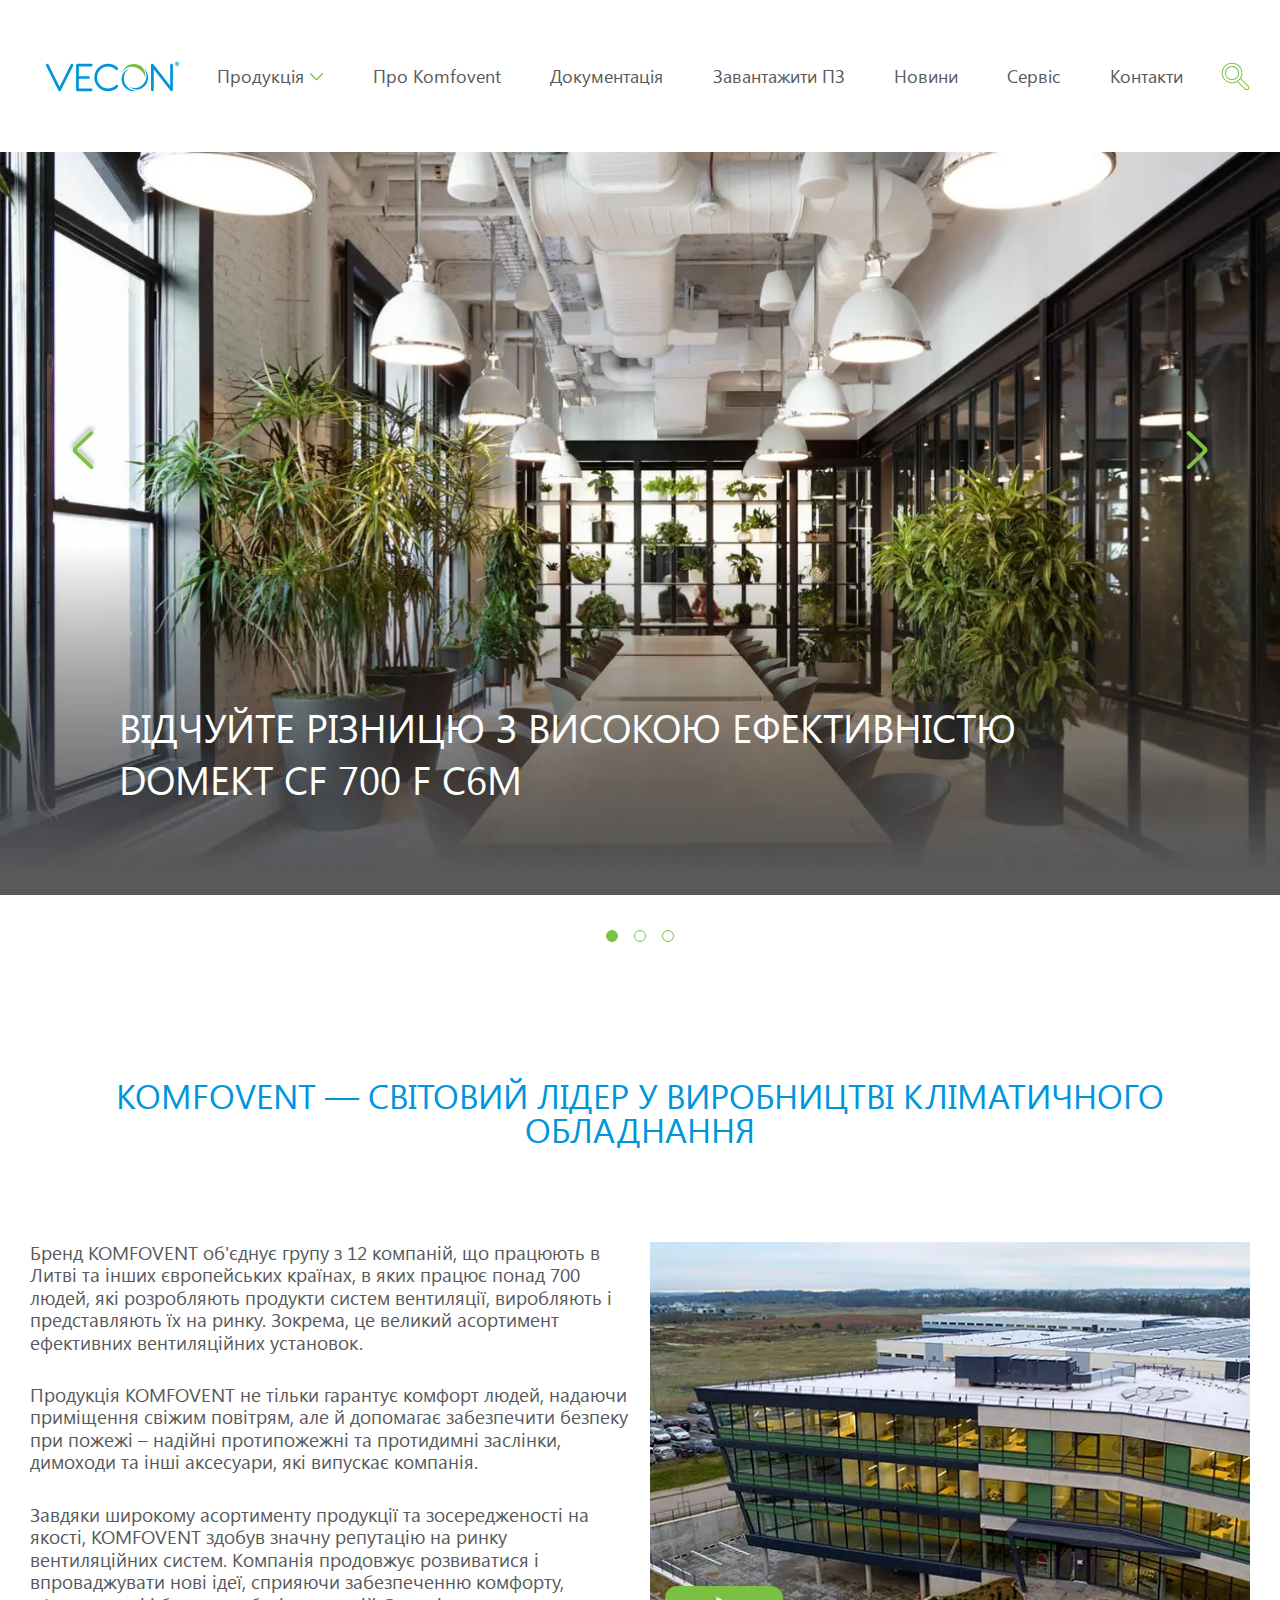
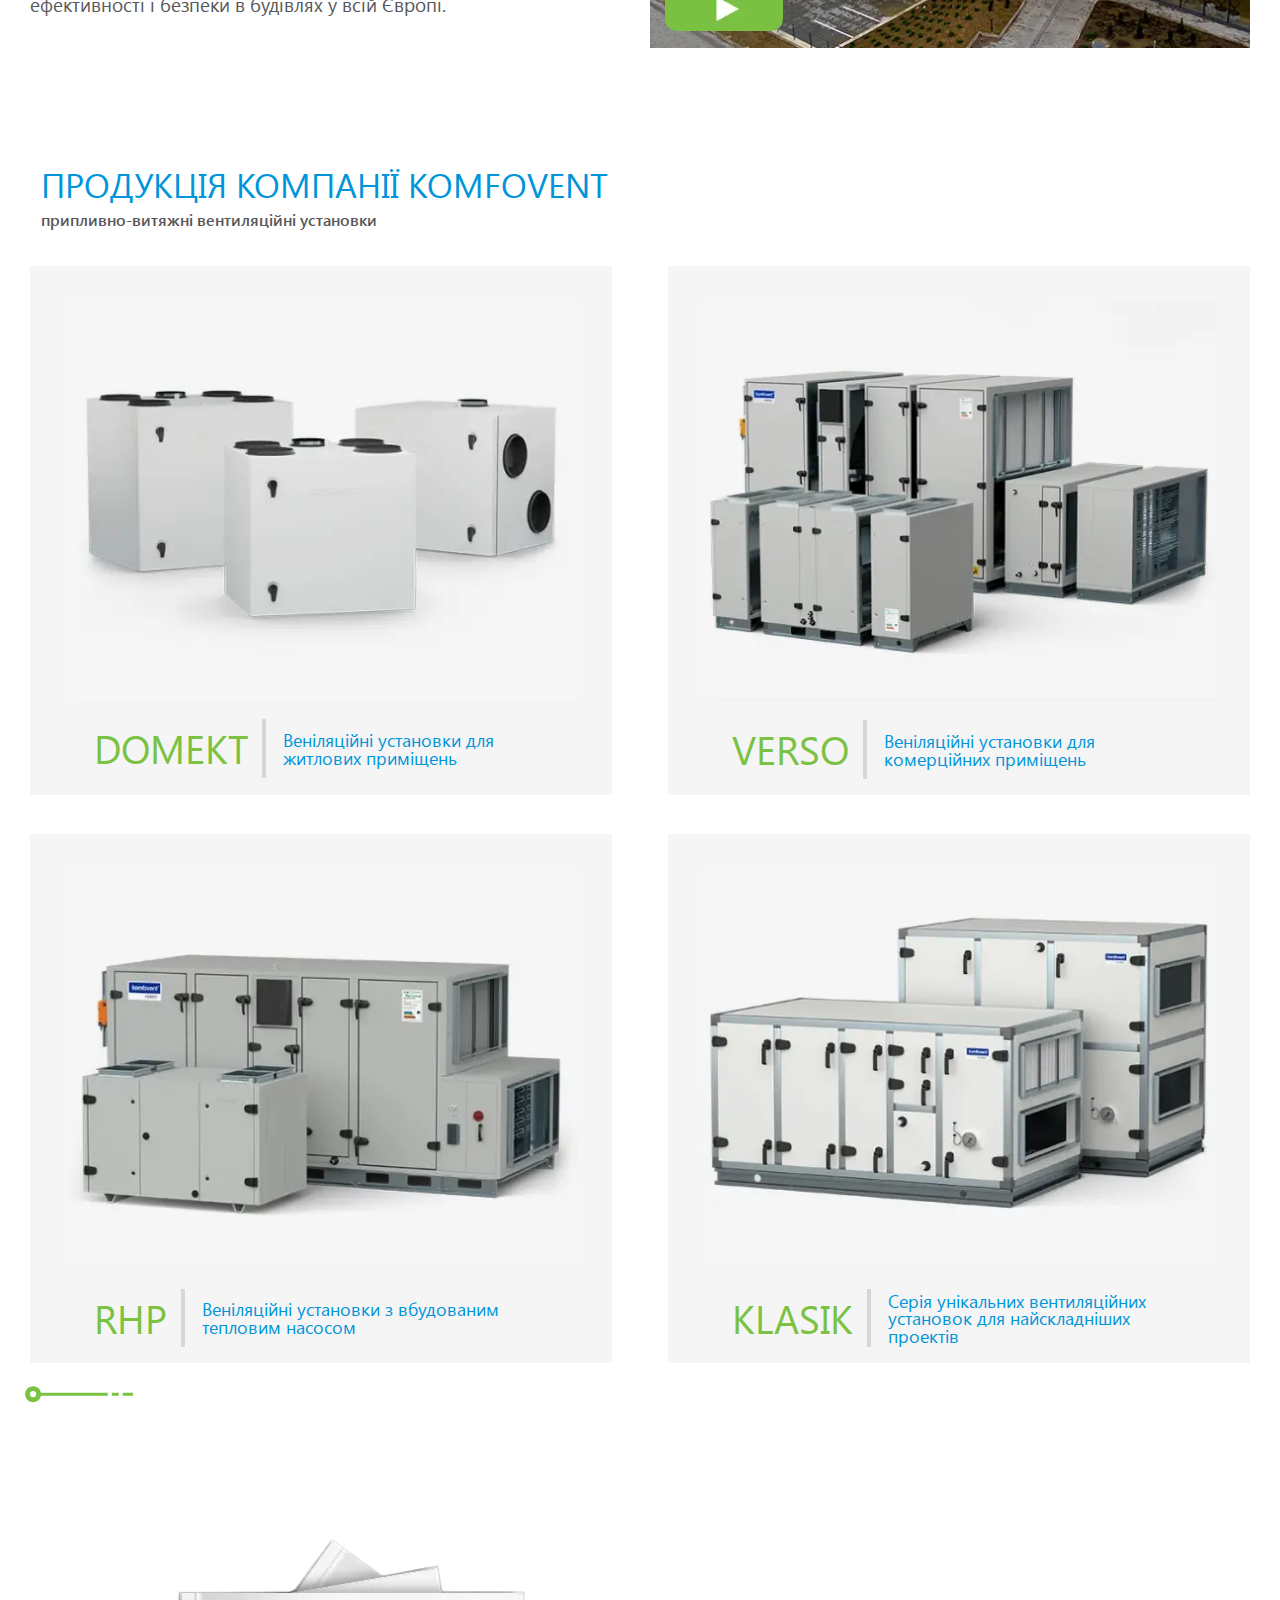
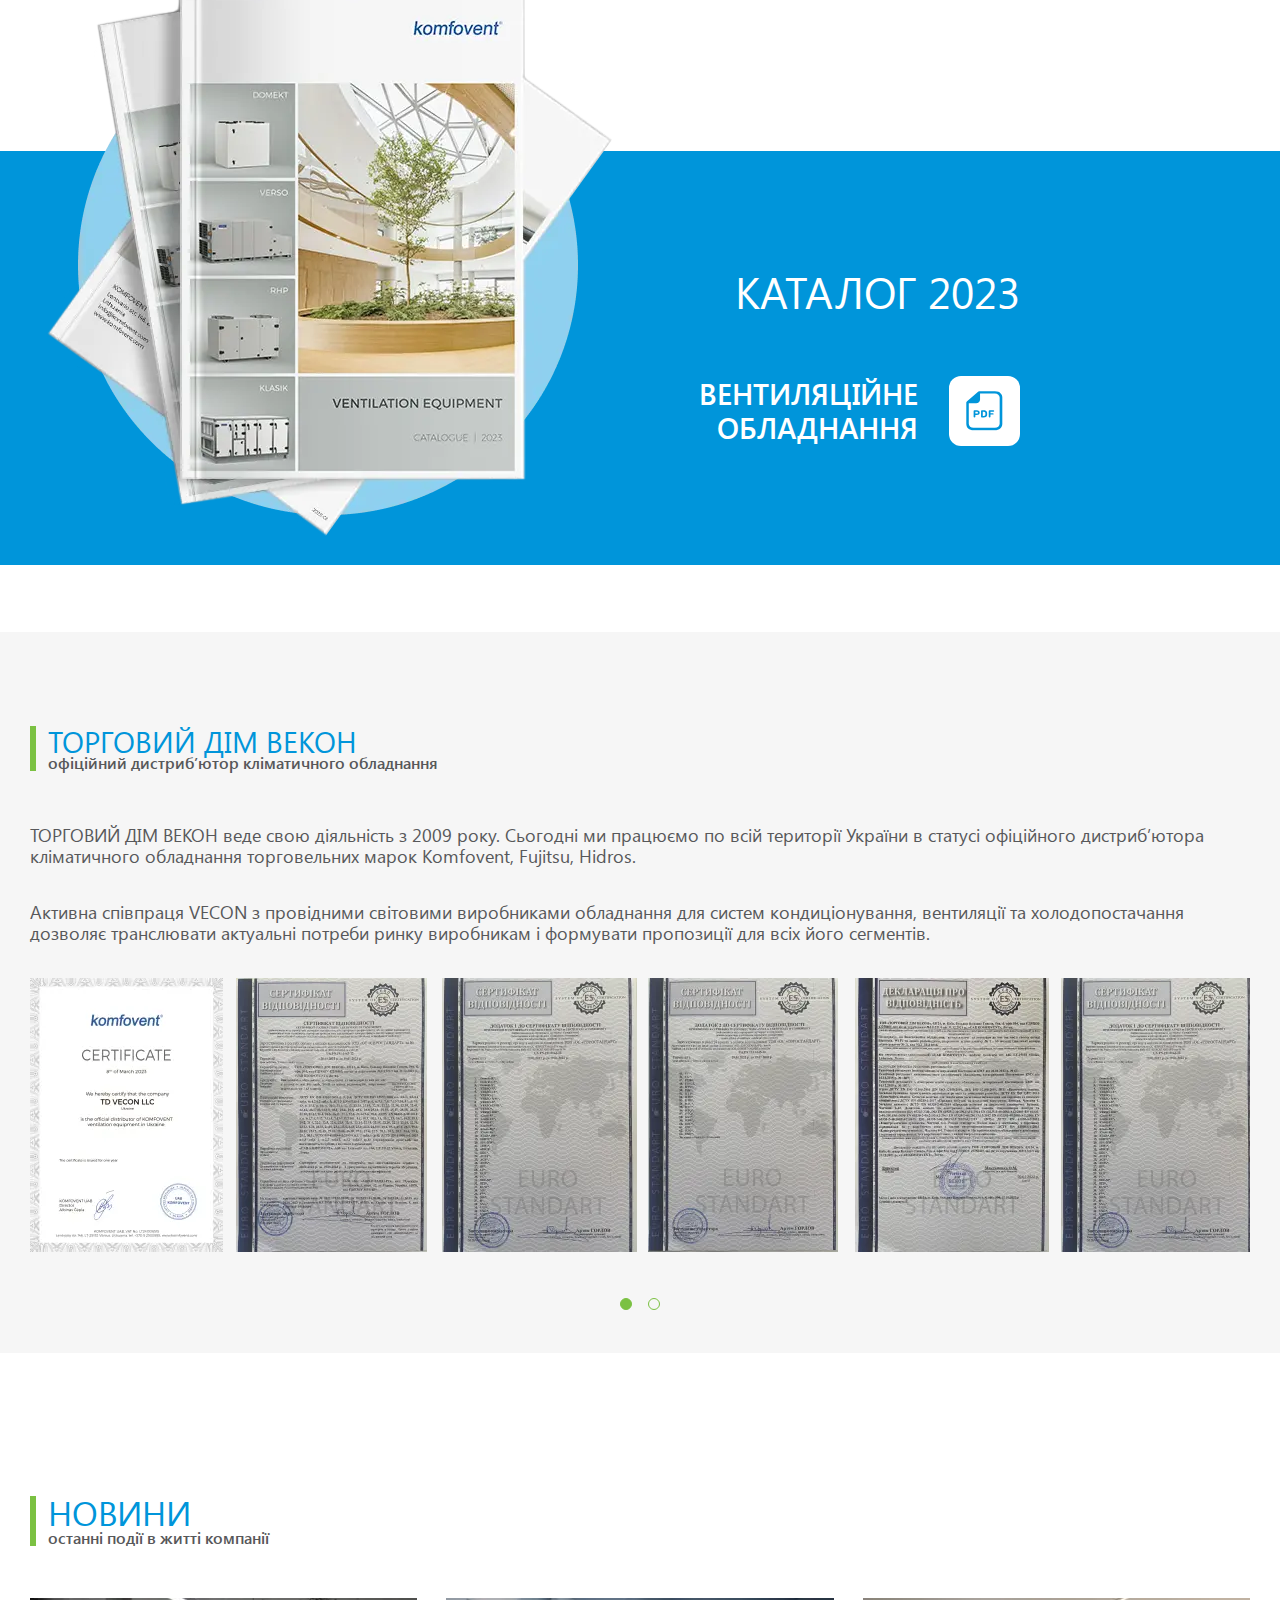
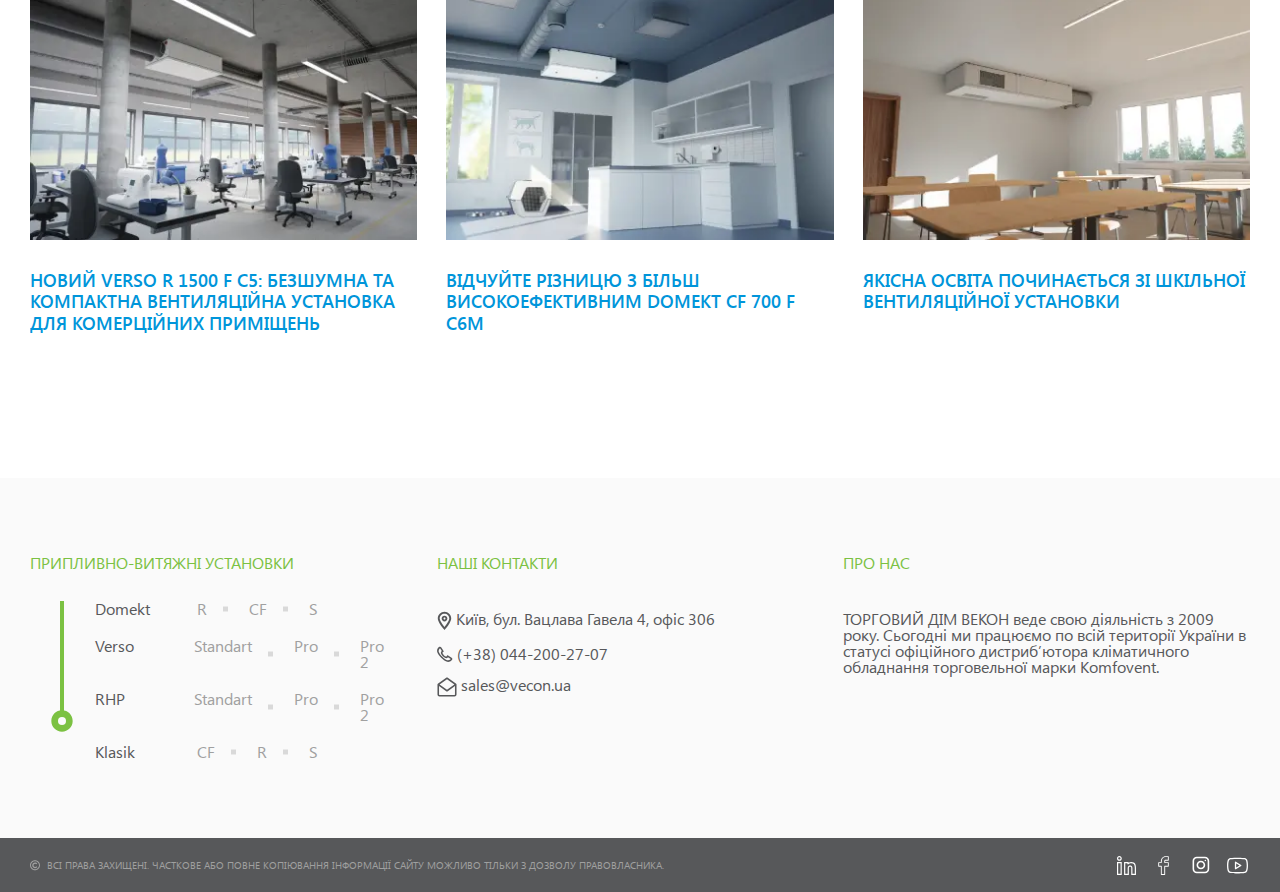
<file: index.html>
<!doctype html>
<html lang="en">

<head>
	<title>HomePage</title>
	<meta charset="UTF-8">
	<meta name="format-detection" content="telephone=no">
	<!-- <style>body{opacity: 0;}</style> -->
	<link rel="stylesheet" href="css/style.min.css?_v=20231012135533">
	<link rel="shortcut icon" href="favicon.ico">
	<!-- <meta name="robots" content="noindex, nofollow"> -->
	<meta name="viewport" content="width=device-width, initial-scale=1.0">
</head>

<body>
	<div class="wrapper">
		<div id="popup" class="popup popup-content-video" aria-hidden="true" class="popup">
			<div class="popup__wrapper">
				<div class="popup__content">
					<button data-close type="button" class="popup__close">X</button>
					<div class="popup__text">
						<video class="intro__video-video" controls src="files/test-video.mp4" type="video/mp4">
							Ваш браузер не підтримує відео тег.
						</video>
					</div>
				</div>
			</div>
		</div>
		<div id="popup-seach" class="popup popup-search" aria-hidden="true">
			<div class="popup__wrapper">
				<div class="popup__content">
					<button data-close type="button" class="popup__close">X</button>
					<div class="popup__text">
						<form action="">
							<input class="popap__seach-input" type="text" placeholder="Пошук">
							<button type="submit" class="popap__search-button"><img src="img/hero/seach.svg" alt="search"></button>
						</form>
					</div>
				</div>
			</div>
		</div>
		<header class="header">
			<div class="header__container">
				<button type="button" class="menu__icon icon-menu"><img src="img/hero/burger.svg" alt=""></button>

				<div class="header__logo">
					<a href="#">
						<img src="img/logo.svg" alt="logo">
					</a>
				</div>

				<div class="header__menu menu">
					<nav class="menu__body">
						<ul class="menu__list">
							<button class="header__close close__main-menu"><img class="header__close-img close__main-menu-img" src="img/hero/close-icon-menu.svg" alt="close"></button>
							<li class="menu__item"><a href="" class="menu__link">
									Продукція
								</a>
								<button class="header__dropdown-arrow"><img src="img/hero/ar-down.svg" alt="down-arrow"></button>
								<ul class="sub-menu">
									<button class="return-back"><img class="return-back-img" src="img/hero/return-arr.svg" alt="return">
										<div>Продукція</div>
									</button>
									<button class="header__close close__main-menu"><img class="header__close-img close__main-menu-img" src="img/hero/close-icon-menu.svg" alt="close"></button>

									<li class="menu__item"><a href="" class="menu__link">Domekt</a></li>
									<li class="menu__item  "><a href="" class="menu__link menu__item_sub">Verso</a>
										<ul class="sub-sub-menu">
											<button class="return-back"><img class="return-back-img" src="img/hero/return-arr.svg" alt="return">
												<div>Продукція</div>
											</button>
											<button class="header__close close__main-menu"><img class="header__close-img close__main-menu-img" src="img/hero/close-icon-menu.svg" alt="close"></button>
											<li class="menu__item  "><a href="" class="menu__link">VERSO Standard</a></li>
											<li class="menu__item  "><a href="" class="menu__link">VERSO Pro</a></li>
											<li class="menu__item  "><a href="" class="menu__link">Verso Pro2</a>
												<ul class="sub-sub-sub-menu">
													<button class="return-back"><img class="return-back-img" src="img/hero/return-arr.svg" alt="return">
														<div>Продукція</div>
													</button>
													<button class="header__close close__main-menu"><img class="header__close-img close__main-menu-img" src="img/hero/close-icon-menu.svg" alt="close"></button>
													<li class="menu__item"><a href="" class="menu__link">Verso R Pro2</a></li>
													<li class="menu__item"><a href="" class="menu__link">VERSO CF Pro2</a></li>
													<li class="menu__item  "><a href="" class="menu__link">Verso S Pro2</a></li>
													<li class="menu__item"><a href="" class="menu__link">Повітряні фільтри</a></li>
												</ul>
											</li>
											<li class="menu__item  "><a href="" class="menu__link">Повітряні фільтри</a></li>
										</ul>
									</li>

									<li class="menu__item"><a href="" class="menu__link">RHP</a></li>
									<li class="menu__item"><a href="" class="menu__link">Klasik</a></li>
								</ul>
							</li>
							<li class="menu__item"><a href="" class="menu__link">Про Komfovent</a></li>
							<li class="menu__item"><a href="" class="menu__link">Документація</a></li>
							<li class="menu__item"><a href="" class="menu__link">Завантажити ПЗ</a></li>
							<li class="menu__item"><a href="" class="menu__link">Новини</a></li>
							<li class="menu__item"><a href="" class="menu__link">Сервіс</a></li>
							<li class="menu__item"><a href="contacts.html" class="menu__link">Контакти</a></li>
						</ul>
					</nav>
				</div>

				<div class="header__search">
					<div data-popup="#popup-seach">
						<img src="img/hero/seach.svg" alt="search">
					</div>
				</div>
			</div>
		</header>
		<main class="page">
			<section class="page__hero">
				<div class="hero__slider swiper">
					<div class="hero__wrapper swiper-wrapper">
						<div class="hero__slide swiper-slide">
							<picture><source srcset="img/hero/hero_slide_1.webp" type="image/webp"><img class="hero__slide-bg" src="img/hero/hero_slide_1.jpg" alt="slide" /></picture>
							<h3 class="hero__slide-text">
								Відчуйте різницю з високою ефективністю Domekt&nbspCF&nbsp700&nbspF&nbspC6M
							</h3>
						</div>

						<div class="hero__slide swiper-slide">
							<picture><source srcset="img/hero/hero_slide_2.webp" type="image/webp"><img class="hero__slide-bg" src="img/hero/hero_slide_2.jpg" alt="slide" /></picture>
							<h3 class="hero__slide-text">
								Новий Verso&nbspR&nbsp1500&nbspF&nbspC5: тиха вентиляційна установка
								для комерційних приміщень
							</h3>
						</div>

						<div class="hero__slide swiper-slide">
							<picture><source srcset="img/hero/hero_slide_1.webp" type="image/webp"><img class="hero__slide-bg" src="img/hero/hero_slide_1.jpg" alt="slide" /></picture>
							<h3 class="hero__slide-text">
								Відчуйте різницю з високою ефективністю Domekt&nbspCF&nbsp700&nbspF&nbspC6M
							</h3>
						</div>
					</div>
					<button type="button" class="swiper-button-prev">
						<img src="img/hero/ar-r.svg" alt="arr" />
					</button>
					<button type="button" class="swiper-button-next">
						<img src="img/hero/ar-r.svg" alt="arr" />
					</button>
				</div>
				<div class="swiper-pagination" data-da=".hero__slider, 1240"></div>
			</section>

			<section class="page__intro intro">
				<div class="intro__container">
					<h3 class="intro__title title">
						KOMFOVENT — світовий лідер у виробництві кліматичного
						обладнання
					</h3>
					<div class="intro__content">
						<div class="intro__text">
							<p class="intro__text-content">
								Бренд KOMFOVENT об'єднує групу з 12 компаній, що
								працюють в Литві та інших європейських країнах, в
								яких працює понад 700 людей, які розробляють продукти
								систем вентиляції, виробляють і представляють їх на
								ринку. Зокрема, це великий асортимент ефективних
								вентиляційних установок.
							</p>
							<p class="intro__text-content">
								Продукція KOMFOVENT не тільки гарантує комфорт людей,
								надаючи приміщення свіжим повітрям, але й допомагає
								забезпечити безпеку при пожежі – надійні протипожежні
								та протидимні заслінки, димоходи та інші аксесуари,
								які випускає компанія.
							</p>
							<p class="intro__text-content">
								Завдяки широкому асортименту продукції та
								зосередженості на якості, KOMFOVENT здобув значну
								репутацію на ринку вентиляційних систем. Компанія
								продовжує розвиватися і впроваджувати нові ідеї,
								сприяючи забезпеченню комфорту, ефективності і
								безпеки в будівлях у всій Європі.
							</p>
						</div>

						<div class="intro__video" data-popup="#popup">
							<picture><source srcset="img/intro/intro-video.webp" type="image/webp"><img class="intro__video-content" src="img/intro/intro-video.jpg" alt="intro" /></picture>
							<picture><source srcset="img/intro/yuo-tube-g.webp" type="image/webp"><img class="intro__you-tube" src="img/intro/yuo-tube-g.png" alt="tube" /></picture>
						</div>
					</div>
				</div>
			</section>

			<section class="products page__products">
				<div class="products__container">
					<div class="products__header">
						<h2 class="products__title title">
							Продукція компанії Komfovent
						</h2>
						<h4 class="products__sub-title">
							припливно-витяжні вентиляційні установки
						</h4>
					</div>

					<div class="products__products">
						<a href class="products__product product">
							<div class="product__img">
								<picture><source srcset="img/products/product-1.webp" type="image/webp"><img src="img/products/product-1.png" alt="product" /></picture>
							</div>
							<div class="product__info">
								<div class="product__name">DOMEKT</div>
								<div class="product__text">
									Веніляційні установки для житлових приміщень
								</div>
							</div>
						</a>

						<a href="" class="products__product product">
							<div class="product__img">
								<picture><source srcset="img/products/product-2.webp" type="image/webp"><img src="img/products/product-2.png" alt="product" /></picture>
							</div>
							<div class="product__info">
								<div class="product__name">VERSO</div>
								<div class="product__text">
									Веніляційні установки для комерційних приміщень
								</div>
							</div>
						</a>

						<a href="" class="products__product product">
							<div class="product__img">
								<picture><source srcset="img/products/product-3.webp" type="image/webp"><img src="img/products/product-3.png" alt="product" /></picture>
							</div>
							<div class="product__info">
								<div class="product__name">RHP</div>
								<div class="product__text">
									Веніляційні установки з вбудованим тепловим
									насосом
								</div>
							</div>
						</a>

						<a href="" class="products__product product">
							<div class="product__img">
								<picture><source srcset="img/products/product-4.webp" type="image/webp"><img src="img/products/product-4.png" alt="product" /></picture>
							</div>
							<div class="product__info">
								<div class="product__name">KLASIK</div>
								<div class="product__text">
									Серія унікальних вентиляційних установок для
									найскладніших проектів
								</div>
							</div>
						</a>
					</div>
				</div>
			</section>

			<section class="page__catalog catalog">
				<div class="catalog__container">
					<picture><source srcset="img/catalog/catalog-img.webp" type="image/webp"><img class="catalog__img" src="img/catalog/catalog-img.png" alt="catalog" /></picture>
					<div class="catalog__content">
						<div class="catalog__title">Каталог 2023</div>
						<div class="catalog__pdf">
							<div class="catalog__pdf-text">
								Вентиляційне обладнання
							</div>
							<div class="catalog__pdf-icon">
								<a href="#" download=""><img class="catalog__pdf-icon-image" src="img/catalog/pdf.svg" alt="pdf" /></a>
							</div>
						</div>
					</div>
				</div>
			</section>

			<section class="page__home home">
				<div class="home__container">
					<div class="home__head">
						<div class="home__title title">Торговий Дім Векон</div>
						<div class="home__sub-title">
							офіційний дистриб’ютор кліматичного обладнання
						</div>
					</div>

					<p class="home__text">
						ТОРГОВИЙ ДІМ ВЕКОН веде свою діяльність з 2009 року.
						Сьогодні ми працюємо по всій території України в статусі
						офіційного дистриб’ютора кліматичного обладнання
						торговельних марок Komfovent, Fujitsu, Hidros.
					</p>
					<p class="home__text">
						Активна співпраця VECON з провідними світовими виробниками
						обладнання для систем кондиціонування, вентиляції та
						холодопостачання дозволяє транслювати актуальні потреби
						ринку виробникам і формувати пропозиції для всіх його
						сегментів.
					</p>

					<div class="home__slider swiper gallery">
						<div data-gallery class="home__wrapper swiper-wrapper">
							<a class="home__slide swiper-slide gallery__image" href="img/home/01.jpg" class="">
								<picture><source srcset="img/home/doc-1.webp" type="image/webp"><img alt="" src="img/home/doc-1.png" class="gallery__preview" /></picture>
							</a>
							<a class="home__slide swiper-slide gallery__image" href="img/home/02.jpg" class="gallery__image">
								<picture><source srcset="img/home/doc-2.webp" type="image/webp"><img alt="" src="img/home/doc-2.png" class="gallery__preview" /></picture>
							</a>
							<a class="home__slide swiper-slide gallery__image" href="img/home/03.jpg" class="gallery__image">
								<picture><source srcset="img/home/doc-3.webp" type="image/webp"><img alt="" src="img/home/doc-3.png" class="gallery__preview" /></picture>
							</a>
							<a class="home__slide swiper-slide gallery__image" href="img/home/04.jpg" class="gallery__image">
								<picture><source srcset="img/home/doc-4.webp" type="image/webp"><img alt="" src="img/home/doc-4.png" class="gallery__preview" /></picture>
							</a>
							<a class="home__slide swiper-slide gallery__image" href="img/home/05.jpg" class="gallery__image">
								<picture><source srcset="img/home/doc-5.webp" type="image/webp"><img alt="" src="img/home/doc-5.png" class="gallery__preview" /></picture>
							</a>
							<a class="home__slide swiper-slide gallery__image" href="img/home/06.jpg" class="gallery__image">
								<picture><source srcset="img/home/doc-6.webp" type="image/webp"><img alt="" src="img/home/doc-6.png" class="gallery__preview" /></picture>
							</a>
							<a class="home__slide swiper-slide gallery__image" href="img/home/06.jpg" class="gallery__image">
								<picture><source srcset="img/home/doc-6.webp" type="image/webp"><img alt="" src="img/home/doc-6.png" class="gallery__preview" /></picture>
							</a>
						</div>
						<div class="swiper-pagination-home"></div>
					</div>
					<button type="button" class="swiper-button-prev-home">
						<img src="img/home/arr-l.svg" alt="arr">
					</button>
					<button type="button" class="swiper-button-next-home">
						<img src="img/home/arr-r.svg" alt="arr">
					</button>
				</div>
			</section>

			<section class="news page__news">
				<div class="news__container">
					<div class="news__head">
						<div class="news__title title">Новини</div>
						<div class="news__sub-title">останні події в житті компанії</div>
					</div>

					<div class="news__slider swiper">
						<div class="news__wrapper swiper-wrapper">
							<a href class="news__slide swiper-slide">

								<div class="news__image">
									<picture><source srcset="img/news/news-1.webp" type="image/webp"><img class="news__img" src="img/news/news-1.jpg" alt="news"></picture>
								</div>
								<div class="news__text">Новий Verso R 1500 F C5: безшумна та компактна вентиляційна установка для комерційних приміщень</div>

							</a>

							<a href="" class="news__slide swiper-slide">

								<div class="news__image">
									<picture><source srcset="img/news/news-2.webp" type="image/webp"><img class="news__img" src="img/news/news-2.jpg" alt="news"></picture>
								</div>
								<div class="news__text">Відчуйте різницю з більш високоефективним Domekt CF 700 F C6M</div>

							</a>

							<a href="" class="news__slide swiper-slide">

								<div class="news__image">
									<picture><source srcset="img/news/news-3.webp" type="image/webp"><img class="news__img" src="img/news/news-3.jpg" alt="news"></picture>
								</div>
								<div class="news__text">Якісна освіта починається зі шкільної вентиляційної установки</div>

							</a>

						</div>
						<div class="swiper-pagination-news"></div>
					</div>
				</div>
			</section>
		</main>
		<footer class="footer">
			<div class="footer__container">
				<div class="footer__white">
					<div class="footer__sections">
						<div class="footer__title footer__title_sections">Припливно-витяжні установки</div>
						<div class="footer__name-table">
							<div class="footer__name-row">
								<a href="" class="footer__name footer__name_darker-color">Domekt</a>
								<a href="" class="footer__name">R</a>
								<a href="" class="footer__name">CF</a>
								<a href="" class="footer__name">S</a>
							</div>
							<div class="footer__name-row">
								<a href="" class="footer__name footer__name_darker-color">Verso</a>
								<a href="" class="footer__name">Standart</a>
								<a href="" class="footer__name">Pro</a>
								<a href="" class="footer__name">Pro 2</a>
							</div>
							<div class="footer__name-row">
								<a href="" class="footer__name footer__name_darker-color">RHP</a>
								<a href="" class="footer__name">Standart</a>
								<a href="" class="footer__name">Pro</a>
								<a href="" class="footer__name">Pro 2</a>
							</div>
							<div class="footer__name-row">
								<a href="" class="footer__name footer__name_darker-color">Klasik</a>
								<a href="" class="footer__name">CF</a>
								<a href="" class="footer__name">R</a>
								<a href="" class="footer__name">S</a>
							</div>
						</div>
					</div>

					<div class="footer__contacts">
						<div class="footer__title">Наші контакти</div>
						<div class="footer__contact">
							<img src="img/footer/adress.svg" alt="adrees">
							<a href="https://maps.app.goo.gl/7RsEXTusZ4tHiX787" class="footer__contact-text">Київ, бул. Вацлава Гавела 4, офіс 306</a>
						</div>
						<div class="footer__contact">
							<img src="img/footer/phone.svg" alt="phone">
							<a href="tel:+380442002707" class="footer__contact-text">(+38) 044-200-27-07</a>
						</div>
						<div class="footer__contact">
							<img src="img/footer/mail.svg" alt="mail">
							<a href="mailto:sales@vecon.ua" class="footer__contact-text">sales@vecon.ua</a>
						</div>
					</div>

					<div class="footer__about">
						<div class="footer__title">Про НАС</div>
						<div class="footer__about-text">ТОРГОВИЙ ДІМ ВЕКОН веде свою діяльність з 2009 року. Сьогодні ми працюємо по всій території України в статусі офіційного дистриб’ютора кліматичного обладнання торговельної марки Komfovent.</div>
					</div>

					<div class="footer__logo">
						<a href=""><img src="img/footer/logo.svg" alt="logo"></a>
					</div>
				</div>
			</div>
			<div class="footer__black">
				<div class="footer__container">
					<div class="footer__copyright">
						<img src="img/footer/copiright.svg" alt="copiright">
						<p class="footer__copyright-text">Всі права захищені. Часткове або повне копіювання інформації сайту можливо тільки з дозволу правовласника.</p>
					</div>
					<div class="footer__social">
						<a href=""><img src="img/footer/linked-in.svg" alt="social"></a>
						<a href=""><img src="img/footer/facebook.svg" alt="social"></a>
						<a href=""><img src="img/footer/insta.svg" alt="social"></a>
						<a href=""><img src="img/footer/you-tube.svg" alt="social"></a>
					</div>
				</div>
			</div>
		</footer>


	</div>
	<script src="js/app.min.js?_v=20231012135533"></script>
</body>

</html>
</file>
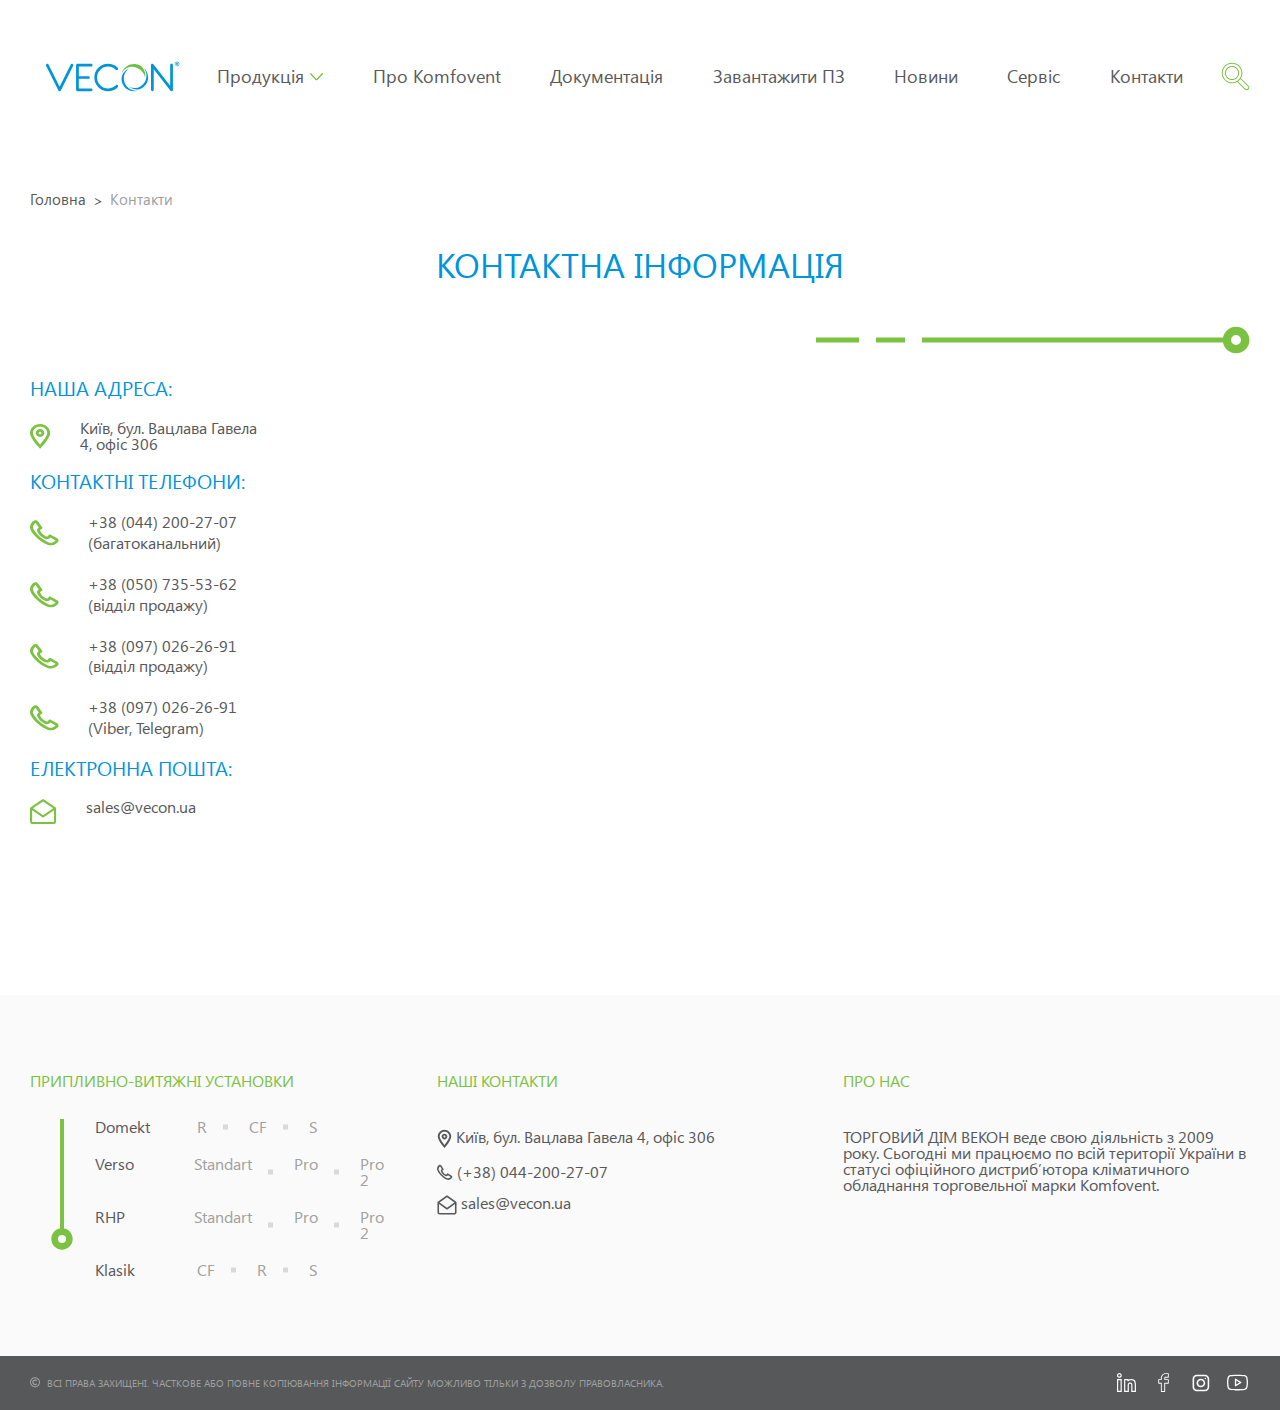
<file: contacts.html>
<!doctype html>
<html lang="en">

<head>
	<title>HomePage</title>
	<meta charset="UTF-8">
	<meta name="format-detection" content="telephone=no">
	<!-- <style>body{opacity: 0;}</style> -->
	<link rel="stylesheet" href="css/style.min.css?_v=20231012135533">
	<link rel="shortcut icon" href="favicon.ico">
	<!-- <meta name="robots" content="noindex, nofollow"> -->
	<meta name="viewport" content="width=device-width, initial-scale=1.0">
</head>

<body>
	<div class="wrapper">
		<div id="popup" class="popup popup-content-video" aria-hidden="true" class="popup">
			<div class="popup__wrapper">
				<div class="popup__content">
					<button data-close type="button" class="popup__close">X</button>
					<div class="popup__text">
						<video class="intro__video-video" controls src="files/test-video.mp4" type="video/mp4">
							Ваш браузер не підтримує відео тег.
						</video>
					</div>
				</div>
			</div>
		</div>
		<div id="popup-seach" class="popup popup-search" aria-hidden="true">
			<div class="popup__wrapper">
				<div class="popup__content">
					<button data-close type="button" class="popup__close">X</button>
					<div class="popup__text">
						<form action="">
							<input class="popap__seach-input" type="text" placeholder="Пошук">
							<button type="submit" class="popap__search-button"><img src="img/hero/seach.svg" alt="search"></button>
						</form>
					</div>
				</div>
			</div>
		</div>
		<header class="header">
			<div class="header__container">
				<button type="button" class="menu__icon icon-menu"><img src="img/hero/burger.svg" alt=""></button>

				<div class="header__logo">
					<a href="#">
						<img src="img/logo.svg" alt="logo">
					</a>
				</div>

				<div class="header__menu menu">
					<nav class="menu__body">
						<ul class="menu__list">
							<button class="header__close close__main-menu"><img class="header__close-img close__main-menu-img" src="img/hero/close-icon-menu.svg" alt="close"></button>
							<li class="menu__item"><a href="" class="menu__link">
									Продукція
								</a>
								<button class="header__dropdown-arrow"><img src="img/hero/ar-down.svg" alt="down-arrow"></button>
								<ul class="sub-menu">
									<button class="return-back"><img class="return-back-img" src="img/hero/return-arr.svg" alt="return">
										<div>Продукція</div>
									</button>
									<button class="header__close close__main-menu"><img class="header__close-img close__main-menu-img" src="img/hero/close-icon-menu.svg" alt="close"></button>

									<li class="menu__item"><a href="" class="menu__link">Domekt</a></li>
									<li class="menu__item  "><a href="" class="menu__link menu__item_sub">Verso</a>
										<ul class="sub-sub-menu">
											<button class="return-back"><img class="return-back-img" src="img/hero/return-arr.svg" alt="return">
												<div>Продукція</div>
											</button>
											<button class="header__close close__main-menu"><img class="header__close-img close__main-menu-img" src="img/hero/close-icon-menu.svg" alt="close"></button>
											<li class="menu__item  "><a href="" class="menu__link">VERSO Standard</a></li>
											<li class="menu__item  "><a href="" class="menu__link">VERSO Pro</a></li>
											<li class="menu__item  "><a href="" class="menu__link">Verso Pro2</a>
												<ul class="sub-sub-sub-menu">
													<button class="return-back"><img class="return-back-img" src="img/hero/return-arr.svg" alt="return">
														<div>Продукція</div>
													</button>
													<button class="header__close close__main-menu"><img class="header__close-img close__main-menu-img" src="img/hero/close-icon-menu.svg" alt="close"></button>
													<li class="menu__item"><a href="" class="menu__link">Verso R Pro2</a></li>
													<li class="menu__item"><a href="" class="menu__link">VERSO CF Pro2</a></li>
													<li class="menu__item  "><a href="" class="menu__link">Verso S Pro2</a></li>
													<li class="menu__item"><a href="" class="menu__link">Повітряні фільтри</a></li>
												</ul>
											</li>
											<li class="menu__item  "><a href="" class="menu__link">Повітряні фільтри</a></li>
										</ul>
									</li>

									<li class="menu__item"><a href="" class="menu__link">RHP</a></li>
									<li class="menu__item"><a href="" class="menu__link">Klasik</a></li>
								</ul>
							</li>
							<li class="menu__item"><a href="" class="menu__link">Про Komfovent</a></li>
							<li class="menu__item"><a href="" class="menu__link">Документація</a></li>
							<li class="menu__item"><a href="" class="menu__link">Завантажити ПЗ</a></li>
							<li class="menu__item"><a href="" class="menu__link">Новини</a></li>
							<li class="menu__item"><a href="" class="menu__link">Сервіс</a></li>
							<li class="menu__item"><a href="contacts.html" class="menu__link">Контакти</a></li>
						</ul>
					</nav>
				</div>

				<div class="header__search">
					<div data-popup="#popup-seach">
						<img src="img/hero/seach.svg" alt="search">
					</div>
				</div>
			</div>
		</header>
		<main class="page">
			<section class="page__contacts contacts">
				<div class="contacts__container">
					<div class="contacts__breadcrumps breadcrums">
						<a href="index.html">Головна</a>
						<p>Контакти</p>
					</div>
					<div class="contacts__title title">Контактна інформація</div>

					<div class="contacts__information">
						<div class="contacts__date">
							<div class="contacts__part">
								<div class="contacts__part-title title">Наша адреса:</div>
								<div class="contacts__part-content">
									<img src="img/contacts/adress.svg" alt="social">
									<a href="">Київ, бул. Вацлава Гавела 4, офіс 306</a>
								</div>
							</div>
							<div class="contacts__part contacts__part_pnones">
								<div class="contacts__part-title title">Контактні телефони:</div>
								<div class="contacts__part-content">
									<img src="img/contacts/phone.svg" alt="social">
									<a href="tel:380442002707">+38&nbsp(044)&nbsp200-27-07 <br>
										(багатоканальний)</a>
								</div>
								<div class="contacts__part-content">
									<img src="img/contacts/phone.svg" alt="social">
									<a href="tel:380507355362">+38&nbsp(050)&nbsp735-53-62<br>
										(відділ продажу)</a>
								</div>
								<div class="contacts__part-content">
									<img src="img/contacts/phone.svg" alt="social">
									<a href="tel:380970262691">+38&nbsp(097)&nbsp026-26-91<br>
										(відділ продажу)</a>
								</div>
								<div class="contacts__part-content">
									<img src="img/contacts/phone.svg" alt="social">
									<a href="tel:+380970262691">+38&nbsp(097)&nbsp026-26-91<br>
										(Viber, Telegram)</a>
								</div>
							</div>
							<div class="contacts__part">
								<div class="contacts__part-title title">електронна пошта:</div>
								<div class="contacts__part-content">
									<img src="img/contacts/mail.svg" alt="social">
									<a href="mailto:sales@vecon.ua">sales@vecon.ua</a>
								</div>
							</div>

						</div>
						<div class="contacts__map">
							<iframe src="https://www.google.com/maps/embed?pb=!1m18!1m12!1m3!1d2540.6390397009654!2d30.426008726557075!3d50.44782377159168!2m3!1f0!2f0!3f0!3m2!1i1024!2i768!4f13.1!3m3!1m2!1s0x40d4cd87a7d95cf5%3A0xe69d00229061333d!2z0KHQuNGB0YLQtdC80Lgg0LLQtdC90YLQuNC70Y_RhtGW0ZcgS09NRk9WRU5UICjQlNC40YHRgtGA0LjQsSfRjtGC0L7RgCAtINC-0L_RgtC-0LLQuNC5INC_0YDQvtC00LDQtiDQv9C-INCy0YHRltC5INCj0LrRgNCw0ZfQvdGWKQ!5e0!3m2!1suk!2sua!4v1697093694886!5m2!1suk!2sua" style="border:0;" allowfullscreen="" loading="lazy" referrerpolicy="no-referrer-when-downgrade"></iframe>
						</div>
					</div>
				</div>
			</section>
		</main>
		<footer class="footer">
			<div class="footer__container">
				<div class="footer__white">
					<div class="footer__sections">
						<div class="footer__title footer__title_sections">Припливно-витяжні установки</div>
						<div class="footer__name-table">
							<div class="footer__name-row">
								<a href="" class="footer__name footer__name_darker-color">Domekt</a>
								<a href="" class="footer__name">R</a>
								<a href="" class="footer__name">CF</a>
								<a href="" class="footer__name">S</a>
							</div>
							<div class="footer__name-row">
								<a href="" class="footer__name footer__name_darker-color">Verso</a>
								<a href="" class="footer__name">Standart</a>
								<a href="" class="footer__name">Pro</a>
								<a href="" class="footer__name">Pro 2</a>
							</div>
							<div class="footer__name-row">
								<a href="" class="footer__name footer__name_darker-color">RHP</a>
								<a href="" class="footer__name">Standart</a>
								<a href="" class="footer__name">Pro</a>
								<a href="" class="footer__name">Pro 2</a>
							</div>
							<div class="footer__name-row">
								<a href="" class="footer__name footer__name_darker-color">Klasik</a>
								<a href="" class="footer__name">CF</a>
								<a href="" class="footer__name">R</a>
								<a href="" class="footer__name">S</a>
							</div>
						</div>
					</div>

					<div class="footer__contacts">
						<div class="footer__title">Наші контакти</div>
						<div class="footer__contact">
							<img src="img/footer/adress.svg" alt="adrees">
							<a href="https://maps.app.goo.gl/7RsEXTusZ4tHiX787" class="footer__contact-text">Київ, бул. Вацлава Гавела 4, офіс 306</a>
						</div>
						<div class="footer__contact">
							<img src="img/footer/phone.svg" alt="phone">
							<a href="tel:+380442002707" class="footer__contact-text">(+38) 044-200-27-07</a>
						</div>
						<div class="footer__contact">
							<img src="img/footer/mail.svg" alt="mail">
							<a href="mailto:sales@vecon.ua" class="footer__contact-text">sales@vecon.ua</a>
						</div>
					</div>

					<div class="footer__about">
						<div class="footer__title">Про НАС</div>
						<div class="footer__about-text">ТОРГОВИЙ ДІМ ВЕКОН веде свою діяльність з 2009 року. Сьогодні ми працюємо по всій території України в статусі офіційного дистриб’ютора кліматичного обладнання торговельної марки Komfovent.</div>
					</div>

					<div class="footer__logo">
						<a href=""><img src="img/footer/logo.svg" alt="logo"></a>
					</div>
				</div>
			</div>
			<div class="footer__black">
				<div class="footer__container">
					<div class="footer__copyright">
						<img src="img/footer/copiright.svg" alt="copiright">
						<p class="footer__copyright-text">Всі права захищені. Часткове або повне копіювання інформації сайту можливо тільки з дозволу правовласника.</p>
					</div>
					<div class="footer__social">
						<a href=""><img src="img/footer/linked-in.svg" alt="social"></a>
						<a href=""><img src="img/footer/facebook.svg" alt="social"></a>
						<a href=""><img src="img/footer/insta.svg" alt="social"></a>
						<a href=""><img src="img/footer/you-tube.svg" alt="social"></a>
					</div>
				</div>
			</div>
		</footer>


	</div>
	<script src="js/app.min.js?_v=20231012135533"></script>
</body>

</html>
</file>
<file: css/style.min.css>
@charset "UTF-8";@import url(https://fonts.googleapis.com/css?family=Inter:regular,900&display=swap);@font-face{font-family:SegoeUI;font-display:swap;src:url(../fonts/SegoeUI-Bold.woff2) format("woff2"),url(../fonts/SegoeUI-Bold.woff) format("woff");font-weight:700;font-style:normal}@font-face{font-family:SegoeUI;font-display:swap;src:url(../fonts/SegoeUI-Light.woff2) format("woff2"),url(../fonts/SegoeUI-Light.woff) format("woff");font-weight:300;font-style:normal}@font-face{font-family:SegoeUI;font-display:swap;src:url(../fonts/SegoeUI-SemiBold.woff2) format("woff2"),url(../fonts/SegoeUI-SemiBold.woff) format("woff");font-weight:600;font-style:normal}@font-face{font-family:SegoeUI;font-display:swap;src:url(../fonts/SegoeUI.woff2) format("woff2"),url(../fonts/SegoeUI.woff) format("woff");font-weight:400;font-style:normal}*{padding:0;margin:0;border:0}*,:after,:before{-webkit-box-sizing:border-box;box-sizing:border-box}body,html{height:100%;min-width:320px}body{color:#57585a;line-height:1;font-family:SegoeUI;font-size:1rem;-ms-text-size-adjust:100%;-moz-text-size-adjust:100%;-webkit-text-size-adjust:100%;-webkit-font-smoothing:antialiased;-moz-osx-font-smoothing:grayscale}button,input,textarea{font-family:SegoeUI;font-size:inherit;line-height:inherit}button{cursor:pointer;color:inherit;background-color:transparent}a{color:inherit;text-decoration:none}ul li{list-style:none}img{vertical-align:top}h1,h2,h3,h4,h5,h6{font-weight:inherit;font-size:inherit}.lock body{overflow:hidden;-ms-touch-action:none;touch-action:none;-ms-scroll-chaining:none;overscroll-behavior:none}.wrapper{min-height:100%;display:-webkit-box;display:-ms-flexbox;display:flex;-webkit-box-orient:vertical;-webkit-box-direction:normal;-ms-flex-direction:column;flex-direction:column;overflow:hidden}@supports (overflow:clip){.wrapper{overflow:clip}}.wrapper>main{-webkit-box-flex:1;-ms-flex:1 1 auto;flex:1 1 auto}.wrapper>*{min-width:0}[class*=__container]{max-width:85rem;margin:0 auto;padding:0 1.875rem}body::after{content:"";background-color:rgba(0,0,0,.5);position:fixed;width:100%;height:100%;top:0;left:0;opacity:0;-webkit-transition:opacity .8s ease 0s;transition:opacity .8s ease 0s;pointer-events:none;z-index:149}.popup-show body::after{opacity:1}.popup{position:fixed;top:0;left:0;bottom:0;right:0;padding:30px 10px;-webkit-transition:visibility .8s ease 0s;transition:visibility .8s ease 0s;visibility:hidden;pointer-events:none}.popup_show{z-index:150;visibility:visible;overflow:auto;pointer-events:auto}.popup_show .popup__content{visibility:visible;-webkit-transform:scale(1);-ms-transform:scale(1);transform:scale(1)}.popup__wrapper{display:-webkit-box;display:-ms-flexbox;display:flex;-webkit-box-orient:vertical;-webkit-box-direction:normal;-ms-flex-direction:column;flex-direction:column;-webkit-box-align:center;-ms-flex-align:center;align-items:center;min-height:100%;-webkit-box-flex:1;-ms-flex:1 1 auto;flex:1 1 auto;width:100%;display:flex;-webkit-box-pack:center;-ms-flex-pack:center;justify-content:center;align-items:center}.popup__content{visibility:hidden;-webkit-transform:scale(0);-ms-transform:scale(0);transform:scale(0);-webkit-transition:-webkit-transform .3s ease 0s;transition:-webkit-transform .3s ease 0s;transition:transform .3s ease 0s;transition:transform .3s ease 0s,-webkit-transform .3s ease 0s;background-color:#eee;padding:20px;width:100%;max-width:900px;border-radius:20px}.lock .popup__content{visibility:visible}[class*=-ibg]{position:relative}[class*=-ibg] img{position:absolute;width:100%;height:100%;top:0;left:0;-o-object-fit:cover;object-fit:cover}[class*=-ibg_contain] img{-o-object-fit:contain;object-fit:contain}.title{color:#0095da;font-weight:400;text-transform:uppercase}.breadcrums{display:-webkit-box;display:-ms-flexbox;display:flex;gap:24px}.breadcrums a{color:#57585a;font-size:15px;font-weight:400;position:relative;-webkit-transition:all .3s ease 0s;transition:all .3s ease 0s}.breadcrums a::after{content:">";right:-12px;top:50%;-webkit-transform:translate(50%,-50%);-ms-transform:translate(50%,-50%);transform:translate(50%,-50%);position:absolute}.breadcrums p{color:#a0a0a0;font-size:15px;font-weight:400}html body .menu__body .menu__list>.menu__item{color:#57585a}.header{z-index:1}.header__container{display:-webkit-box;display:-ms-flexbox;display:flex;-webkit-box-pack:justify;-ms-flex-pack:justify;justify-content:space-between}.header__menu{display:-webkit-box;display:-ms-flexbox;display:flex;-webkit-box-align:center;-ms-flex-align:center;align-items:center}.header__search{display:-webkit-box;display:-ms-flexbox;display:flex;-webkit-box-align:center;-ms-flex-align:center;align-items:center;margin-left:15px;-webkit-transition:all .3s ease 0s;transition:all .3s ease 0s}.header__dropdown-arrow{display:-webkit-box;display:-ms-flexbox;display:flex;-webkit-box-align:center;-ms-flex-align:center;align-items:center}.menu__icon{height:100%;display:-webkit-box;display:-ms-flexbox;display:flex;-webkit-box-align:center;-ms-flex-align:center;align-items:center}.menu__list{display:-webkit-box;display:-ms-flexbox;display:flex}.menu__item{position:relative;color:#57585a;font-size:18px;font-style:normal;font-weight:400;display:-webkit-box;display:-ms-flexbox;display:flex;gap:6px;word-break:break-all;line-height:normal;padding:13px;-webkit-transition:all .3s ease 0s;transition:all .3s ease 0s}.menu__item:active{background:#f5f5f6;color:#57585a;font-size:18px;font-style:normal;font-weight:700;line-height:normal}.menu__item .menu__item{padding:15px 28px}.menu-open .menu__list{left:0}li.has-under-menu:hover ul.sub-menu{visibility:visible;opacity:1;max-height:100vh}.sub-menu li:hover .sub-sub-menu{visibility:visible;opacity:1;max-height:100vh}.sub-sub-menu li:hover .sub-sub-sub-menu{visibility:visible;opacity:1;max-height:100vh}.menu-open ul.active-sub-menu{left:0}.sub-menu{position:absolute;top:0;left:0;visibility:hidden;opacity:0;max-height:0;-webkit-transform:translate(0,56px);-ms-transform:translate(0,56px);transform:translate(0,56px);-webkit-transition:all .3s ease 0s;transition:all .3s ease 0s;background:#fff;-webkit-box-shadow:0 4px 4px 0 rgba(0,0,0,.25);box-shadow:0 4px 4px 0 rgba(0,0,0,.25)}.sub-sub-menu{position:absolute;top:0;left:276px;visibility:hidden;opacity:0;max-height:0;-webkit-transition:all .3s ease 0s;transition:all .3s ease 0s;background:#fff;-webkit-box-shadow:0 4px 4px 0 rgba(0,0,0,.25);box-shadow:0 4px 4px 0 rgba(0,0,0,.25)}.sub-sub-sub-menu{position:absolute;top:0;left:276px;visibility:hidden;opacity:0;max-height:0;-webkit-transition:all .3s ease 0s;transition:all .3s ease 0s;background:#fff;-webkit-box-shadow:0 4px 4px 0 rgba(0,0,0,.25);box-shadow:0 4px 4px 0 rgba(0,0,0,.25)}.has-under-menu::after{content:url(../img/hero/green-arr-r.svg);position:absolute;right:28px;top:50%;-webkit-transform:translate(0,calc(-100% - 2px));-ms-transform:translate(0,calc(-100% - 2px));transform:translate(0,calc(-100% - 2px));width:11px;height:11px}.header__close{position:absolute;top:27px;right:30px}.return-back{position:absolute;top:27px;left:30px;color:#7bc142;font-size:18px;display:-webkit-box;display:-ms-flexbox;display:flex;-webkit-box-align:center;-ms-flex-align:center;align-items:center;font-style:normal;font-weight:700;line-height:normal;text-transform:uppercase;gap:16px}.popup-search{background-color:rgba(0,0,0,.5);-webkit-transition:all 30ms ease 0s;transition:all 30ms ease 0s}.popup-search form{width:100%;display:-webkit-box;display:-ms-flexbox;display:flex;gap:20px}.popup-search .popup__close{display:none}.popup-search .popap__seach-input{width:100%;border-radius:5px;padding:5px}.icon-menu{display:none}.footer{background-color:#fafafa}.footer__logo{width:100%;display:-webkit-box;display:-ms-flexbox;display:flex;-webkit-box-pack:center;-ms-flex-pack:center;justify-content:center}.footer__title{color:#7bc142;font-size:16px;font-weight:400;text-transform:uppercase;margin-bottom:40px}.footer__title_sections{margin-bottom:30px}.footer__name-table{position:relative;margin-left:65px}.footer__name-table::before{content:url(../img/footer/gradusnik-footer.svg);position:absolute;left:-33px;-webkit-transform:translate(-50%,0);-ms-transform:translate(-50%,0);transform:translate(-50%,0);top:0}.footer__name-row{display:-webkit-box;display:-ms-flexbox;display:flex}.footer__name-row:not(:last-child){margin-bottom:21px}.footer__name-row .footer__name:last-child::after{content:"";display:none}.footer__name{margin-right:42px;color:#a0a0a0;font-size:16px;font-weight:400;position:relative}.footer__name::after{content:"";width:5px;position:absolute;height:5px;background-color:#d9d9d9;right:-21px;top:50%;-webkit-transform:translate(0,-50%);-ms-transform:translate(0,-50%);transform:translate(0,-50%)}.footer__name_darker-color{width:60px;color:#57585a;font-size:16px;font-weight:400}.footer__name_darker-color::after{content:"";display:none}.footer__contact{-webkit-transition:all .3s ease 0s;transition:all .3s ease 0s}.footer__contact-text{color:#57585a;font-weight:400}.footer__black{background-color:#57585a}.footer__black .footer__container{display:-webkit-box;display:-ms-flexbox;display:flex;-webkit-box-pack:justify;-ms-flex-pack:justify;justify-content:space-between}.footer__copyright{display:-webkit-box;display:-ms-flexbox;display:flex;gap:7px;-webkit-box-align:center;-ms-flex-align:center;align-items:center}.footer__copyright img{max-width:10px}.footer__copyright-text{color:#a0a0a0;font-size:10px;font-weight:400;text-transform:uppercase;display:inline-block}.footer__social{display:-ms-grid;display:grid;-ms-grid-columns:1fr 1fr 1fr 1fr;grid-template-columns:1fr 1fr 1fr 1fr;-webkit-box-align:center;-ms-flex-align:center;align-items:center;-webkit-box-pack:center;-ms-flex-pack:center;justify-content:center;gap:12px}.footer__social a{display:-webkit-box;display:-ms-flexbox;display:flex;-webkit-box-align:center;-ms-flex-align:center;align-items:center;-webkit-box-pack:center;-ms-flex-pack:center;justify-content:center;-webkit-transition:all .3s ease 0s;transition:all .3s ease 0s}.hero__slider{min-width:100vw;min-height:calc(100vh - 157px);margin-bottom:35px}.hero__slide{position:relative}.hero__slide-bg{width:100%;-o-object-fit:cover;object-fit:cover;height:calc(100vh - 157px)}.hero__slide-text{position:absolute;max-width:calc(100% - 30px);width:1043px;left:50%;-webkit-transform:translate(-50%,0);-ms-transform:translate(-50%,0);transform:translate(-50%,0);z-index:1;color:#feffff;font-style:normal;font-weight:400;line-height:normal;text-transform:uppercase}.swiper-pagination{width:100%;display:-webkit-box;display:-ms-flexbox;display:flex;-webkit-box-align:center;-ms-flex-align:center;align-items:center;-webkit-box-pack:center;-ms-flex-pack:center;justify-content:center;gap:16px}.swiper-pagination .swiper-pagination-bullet{width:12px;height:12px;border-radius:50%;border:1px solid #7bc142;-webkit-transition:all .3s ease 0s;transition:all .3s ease 0s}.swiper-pagination .swiper-pagination-bullet.swiper-pagination-bullet-active{background-color:#7bc142}.swiper-button-prev{position:absolute;top:50%;left:13%;width:38px;height:38px;-webkit-transform:rotate(-180deg) translate(0,50%);-ms-transform:rotate(-180deg) translate(0,50%);transform:rotate(-180deg) translate(0,50%)}.swiper-button-next{position:absolute;top:50%;-webkit-transform:translate(0,-50%);-ms-transform:translate(0,-50%);transform:translate(0,-50%);right:13%;width:38px;height:38px}.intro__title{text-align:center}.intro__content{display:-webkit-box;display:-ms-flexbox;display:flex;gap:20px}.intro__text-content{color:#57585a;font-weight:400;line-height:1.2}.intro__video{cursor:pointer;position:relative}.intro__video-video{width:100%;height:100%}.intro__video-content{max-width:100%;max-height:100%;-o-object-fit:cover;object-fit:cover}.intro__you-tube{position:absolute;left:15px;bottom:17px}.popup-content-video .popup__close{display:none}.popup-content-video{background-color:rgba(0,0,0,.5);-webkit-transition:all 30ms ease 0s;transition:all 30ms ease 0s}.popup-content-video .popup__content{padding:0;overflow:hidden;background-color:transparent}.products__container{position:relative}.products__title{margin-bottom:10px}.products__sub-title{font-weight:600}.products__products{display:-ms-grid;display:grid;-ms-grid-columns:1fr 1fr;grid-template-columns:1fr 1fr}.products__product{background-color:#f5f5f5}.product{max-width:100%;max-height:100%}.product__img img{width:100%;height:100%;-o-object-fit:contain;object-fit:contain}.product__info{display:-webkit-box;display:-ms-flexbox;display:flex}.product__name{color:#7bc142;text-align:center;padding:10px;padding-right:0;position:relative}.product__name::after{content:"";position:absolute;width:4px;height:100%;top:0;background-color:#d7d7d7}.product__text{color:#0095da;font-weight:400;display:-webkit-box;display:-ms-flexbox;display:flex;-webkit-box-align:center;-ms-flex-align:center;align-items:center}.catalog{background-color:#0095da;position:relative}.catalog__container{display:-webkit-box;display:-ms-flexbox;display:flex;-webkit-box-align:center;-ms-flex-align:center;align-items:center;height:100%}.catalog__img{-webkit-box-flex:1;-ms-flex:1 1 50%;flex:1 1 50%;position:absolute;bottom:22px}.catalog__content{max-width:380px}.catalog__title{color:#fff;font-weight:400;text-transform:uppercase;text-align:end}.catalog__pdf{display:-webkit-box;display:-ms-flexbox;display:flex;width:100%}.catalog__pdf-text{color:#fff;font-weight:600;text-transform:uppercase;line-height:1.2;text-align:end}.catalog__pdf-icon a{height:100%}.catalog__pdf-icon-image{background-color:#fff;height:100%;border-radius:12px}.home__container{position:relative}.home__head{border-left:6px solid #7bc142}.home__title{text-transform:uppercase}.home__sub-title{font-weight:600}.home__text{line-height:1.2;max-width:1230px}.swiper-pagination-home{width:100%;display:-webkit-box;display:-ms-flexbox;display:flex;-webkit-box-align:center;-ms-flex-align:center;align-items:center;-webkit-box-pack:center;-ms-flex-pack:center;justify-content:center;gap:16px}.swiper-pagination-home .swiper-pagination-bullet{width:12px;height:12px;border-radius:50%;border:1px solid #7bc142;-webkit-transition:all .3s ease 0s;transition:all .3s ease 0s}.swiper-pagination-home .swiper-pagination-bullet.swiper-pagination-bullet-active{background-color:#7bc142}.swiper-button-prev-home{position:absolute;top:calc(50% + 67.5px);left:-23px}.swiper-button-next-home{top:calc(50% + 67.5px);position:absolute;right:-23px}.news__head{border-left:6px solid #7bc142}.news__sub-title{font-weight:600}.news__img{width:100%;height:100%;-o-object-fit:cover;object-fit:cover}.news__text{color:#0095da;font-weight:600;text-transform:uppercase;line-height:1.2}body::after{display:none}.contacts__breadcrumps{margin-top:40px}.contacts__title{width:100%;text-align:center}.contacts__information{display:-webkit-box;display:-ms-flexbox;display:flex;position:relative}.contacts__information::before{content:url(../img/contacts/gor-gradusnik.svg);position:absolute;right:0}.contacts__part_pnones .contacts__part-content{line-height:1.3}.contacts__part-title{color:#0095da;font-weight:400}.contacts__part-content{display:-webkit-box;display:-ms-flexbox;display:flex;margin-bottom:20px}.contacts__part-content a{color:#57585a;font-size:16px;font-weight:400;-webkit-transition:all .3s ease 0s;transition:all .3s ease 0s}.contacts__map{width:100%}.contacts__map iframe{width:100%;height:100%}.swiper{overflow:hidden}.swiper-initialized{-ms-touch-action:pan-y;touch-action:pan-y}.swiper-wrapper{width:100%;height:100%;-webkit-box-sizing:content-box;box-sizing:content-box;display:-webkit-box;display:-ms-flexbox;display:flex;position:relative}.swiper-vertical .swiper-wrapper{-webkit-box-orient:vertical;-webkit-box-direction:normal;-ms-flex-direction:column;flex-direction:column}.swiper-autoheight .swiper-wrapper{-webkit-box-align:start;-ms-flex-align:start;align-items:flex-start}.swiper-initialized .swiper-slide{-ms-flex-negative:0;flex-shrink:0}.swiper-android .swiper-slide,.swiper-android .swiper-wrapper{-webkit-transform:translate3d(0,0,0);transform:translate3d(0,0,0)}.swiper-button-lock{display:none!important}@font-face{font-family:lg;src:url([data-uri]) format("woff2"),url([data-uri]) format("woff");font-weight:400;font-style:normal;font-display:block}.lg-icon{font-family:lg!important;speak:never;font-style:normal;font-weight:400;font-variant:normal;text-transform:none;line-height:1;-webkit-font-smoothing:antialiased;-moz-osx-font-smoothing:grayscale}.lg-container{font-family:system-ui,-apple-system,"Segoe UI",Roboto,"Helvetica Neue",Arial,"Noto Sans","Liberation Sans",sans-serif,"Apple Color Emoji","Segoe UI Emoji","Segoe UI Symbol","Noto Color Emoji"}.lg-next,.lg-prev{background-color:rgba(0,0,0,.45);border-radius:2px;color:#999;cursor:pointer;display:block;font-size:22px;margin-top:-10px;padding:8px 10px 9px;position:absolute;top:50%;z-index:1080;outline:0;border:none}.lg-next.disabled,.lg-prev.disabled{opacity:0!important;cursor:default}.lg-next:hover:not(.disabled),.lg-prev:hover:not(.disabled){color:#fff}.lg-single-item .lg-next,.lg-single-item .lg-prev{display:none}.lg-next{right:20px}.lg-next:before{content:"\e095"}.lg-prev{left:20px}.lg-prev:after{content:"\e094"}@-webkit-keyframes lg-right-end{0%{left:0}50%{left:-30px}100%{left:0}}@keyframes lg-right-end{0%{left:0}50%{left:-30px}100%{left:0}}@-webkit-keyframes lg-left-end{0%{left:0}50%{left:30px}100%{left:0}}@keyframes lg-left-end{0%{left:0}50%{left:30px}100%{left:0}}.lg-outer.lg-right-end .lg-object{-webkit-animation:lg-right-end .3s;animation:lg-right-end .3s;position:relative}.lg-outer.lg-left-end .lg-object{-webkit-animation:lg-left-end .3s;animation:lg-left-end .3s;position:relative}.lg-toolbar{z-index:1082;left:0;position:absolute;top:0;width:100%}.lg-media-overlap .lg-toolbar{background-image:-webkit-gradient(linear,left bottom,left top,from(rgba(0,0,0,0)),to(rgba(0,0,0,.4)));background-image:linear-gradient(0deg,rgba(0,0,0,0),rgba(0,0,0,.4))}.lg-toolbar .lg-icon{color:#999;cursor:pointer;float:right;font-size:24px;height:47px;line-height:27px;padding:10px 0;text-align:center;width:50px;text-decoration:none!important;outline:medium none;will-change:color;-webkit-transition:color .2s linear;transition:color .2s linear;background:0 0;border:none;-webkit-box-shadow:none;box-shadow:none}.lg-toolbar .lg-icon.lg-icon-18{font-size:18px}.lg-toolbar .lg-icon:hover{color:#fff}.lg-toolbar .lg-close:after{content:"\e070"}.lg-toolbar .lg-maximize{font-size:22px}.lg-toolbar .lg-maximize:after{content:"\e90a"}.lg-toolbar .lg-download:after{content:"\e0f2"}.lg-sub-html{color:#eee;font-size:16px;padding:10px 40px;text-align:center;z-index:1080;opacity:0;-webkit-transition:opacity .2s ease-out 0s;transition:opacity .2s ease-out 0s}.lg-sub-html h4{margin:0;font-size:13px;font-weight:700}.lg-sub-html p{font-size:12px;margin:5px 0 0}.lg-sub-html a{color:inherit}.lg-sub-html a:hover{text-decoration:underline}.lg-media-overlap .lg-sub-html{background-image:-webkit-gradient(linear,left top,left bottom,from(rgba(0,0,0,0)),to(rgba(0,0,0,.6)));background-image:linear-gradient(180deg,rgba(0,0,0,0),rgba(0,0,0,.6))}.lg-item .lg-sub-html{position:absolute;bottom:0;right:0;left:0}.lg-error-msg{font-size:14px;color:#999}.lg-counter{color:#999;display:inline-block;font-size:16px;padding-left:20px;padding-top:12px;height:47px;vertical-align:middle}.lg-closing .lg-next,.lg-closing .lg-prev,.lg-closing .lg-sub-html,.lg-closing .lg-toolbar{opacity:0;-webkit-transition:-webkit-transform .08 cubic-bezier(0,0,.25,1) 0s,opacity .08 cubic-bezier(0,0,.25,1) 0s,color .08 linear;-webkit-transition:opacity .08 cubic-bezier(0,0,.25,1) 0s,color .08 linear,-webkit-transform .08 cubic-bezier(0,0,.25,1) 0s;transition:opacity .08 cubic-bezier(0,0,.25,1) 0s,color .08 linear,-webkit-transform .08 cubic-bezier(0,0,.25,1) 0s;transition:transform .08 cubic-bezier(0,0,.25,1) 0s,opacity .08 cubic-bezier(0,0,.25,1) 0s,color .08 linear;transition:transform .08 cubic-bezier(0,0,.25,1) 0s,opacity .08 cubic-bezier(0,0,.25,1) 0s,color .08 linear,-webkit-transform .08 cubic-bezier(0,0,.25,1) 0s}body:not(.lg-from-hash) .lg-outer.lg-start-zoom .lg-item:not(.lg-zoomable) .lg-img-wrap,body:not(.lg-from-hash) .lg-outer.lg-start-zoom .lg-item:not(.lg-zoomable) .lg-video-cont{opacity:0;-ms-transform:scale3d(.5,.5,.5);-webkit-transform:scale3d(.5,.5,.5);transform:scale3d(.5,.5,.5);will-change:transform,opacity;-webkit-transition:-webkit-transform 250ms cubic-bezier(0,0,.25,1) 0s,opacity 250ms cubic-bezier(0,0,.25,1)!important;-webkit-transition:opacity 250ms cubic-bezier(0,0,.25,1),-webkit-transform 250ms cubic-bezier(0,0,.25,1) 0s!important;transition:opacity 250ms cubic-bezier(0,0,.25,1),-webkit-transform 250ms cubic-bezier(0,0,.25,1) 0s!important;transition:transform 250ms cubic-bezier(0,0,.25,1) 0s,opacity 250ms cubic-bezier(0,0,.25,1)!important;transition:transform 250ms cubic-bezier(0,0,.25,1) 0s,opacity 250ms cubic-bezier(0,0,.25,1),-webkit-transform 250ms cubic-bezier(0,0,.25,1) 0s!important}body:not(.lg-from-hash) .lg-outer.lg-start-zoom .lg-item:not(.lg-zoomable).lg-complete .lg-img-wrap,body:not(.lg-from-hash) .lg-outer.lg-start-zoom .lg-item:not(.lg-zoomable).lg-complete .lg-video-cont{opacity:1;-ms-transform:scale3d(1,1,1);-webkit-transform:scale3d(1,1,1);transform:scale3d(1,1,1)}.lg-group:after{content:"";display:table;clear:both}.lg-container{display:none;outline:0}.lg-container.lg-show{display:block}.lg-on{scroll-behavior:unset}.lg-hide-sub-html .lg-sub-html,.lg-next,.lg-pager-outer,.lg-prev,.lg-toolbar{opacity:0;will-change:transform,opacity;-webkit-transition:-webkit-transform .25s cubic-bezier(0,0,.25,1) 0s,opacity .25s cubic-bezier(0,0,.25,1) 0s;-webkit-transition:opacity .25s cubic-bezier(0,0,.25,1) 0s,-webkit-transform .25s cubic-bezier(0,0,.25,1) 0s;transition:opacity .25s cubic-bezier(0,0,.25,1) 0s,-webkit-transform .25s cubic-bezier(0,0,.25,1) 0s;transition:transform .25s cubic-bezier(0,0,.25,1) 0s,opacity .25s cubic-bezier(0,0,.25,1) 0s;transition:transform .25s cubic-bezier(0,0,.25,1) 0s,opacity .25s cubic-bezier(0,0,.25,1) 0s,-webkit-transform .25s cubic-bezier(0,0,.25,1) 0s}.lg-show-in .lg-next,.lg-show-in .lg-pager-outer,.lg-show-in .lg-prev,.lg-show-in .lg-toolbar{opacity:1}.lg-show-in.lg-hide-sub-html .lg-sub-html{opacity:1}.lg-show-in .lg-hide-items .lg-prev{opacity:0;-webkit-transform:translate3d(-10px,0,0);transform:translate3d(-10px,0,0)}.lg-show-in .lg-hide-items .lg-next{opacity:0;-webkit-transform:translate3d(10px,0,0);transform:translate3d(10px,0,0)}.lg-show-in .lg-hide-items .lg-toolbar{opacity:0;-webkit-transform:translate3d(0,-10px,0);transform:translate3d(0,-10px,0)}.lg-show-in .lg-hide-items.lg-hide-sub-html .lg-sub-html{opacity:0;-webkit-transform:translate3d(0,20px,0);transform:translate3d(0,20px,0)}.lg-outer{width:100%;height:100%;position:fixed;top:0;left:0;z-index:1050;text-align:left;opacity:.001;outline:0;will-change:auto;overflow:hidden;-webkit-transition:opacity .15s ease 0s;transition:opacity .15s ease 0s}.lg-outer *{-webkit-box-sizing:border-box;box-sizing:border-box}.lg-outer.lg-zoom-from-image{opacity:1}.lg-outer.lg-visible{opacity:1}.lg-outer.lg-css3 .lg-item:not(.lg-start-end-progress).lg-current,.lg-outer.lg-css3 .lg-item:not(.lg-start-end-progress).lg-next-slide,.lg-outer.lg-css3 .lg-item:not(.lg-start-end-progress).lg-prev-slide{-webkit-transition-duration:inherit!important;transition-duration:inherit!important;-webkit-transition-timing-function:inherit!important;transition-timing-function:inherit!important}.lg-outer.lg-css3.lg-dragging .lg-item.lg-current,.lg-outer.lg-css3.lg-dragging .lg-item.lg-next-slide,.lg-outer.lg-css3.lg-dragging .lg-item.lg-prev-slide{-webkit-transition-duration:0s!important;transition-duration:0s!important;opacity:1}.lg-outer.lg-grab img.lg-object{cursor:-webkit-grab;cursor:-o-grab;cursor:-ms-grab;cursor:grab}.lg-outer.lg-grabbing img.lg-object{cursor:move;cursor:-webkit-grabbing;cursor:-o-grabbing;cursor:-ms-grabbing;cursor:grabbing}.lg-outer .lg-content{position:absolute;top:0;left:0;right:0;bottom:0}.lg-outer .lg-inner{width:100%;position:absolute;left:0;top:0;bottom:0;-webkit-transition:opacity 0s;transition:opacity 0s;white-space:nowrap}.lg-outer .lg-item{will-change:transform,opacity;display:none!important}.no-webp .lg-outer .lg-item:not(.lg-start-end-progress){background:url([data-uri]) no-repeat scroll center center transparent}.lg-outer.lg-css3 .lg-current,.lg-outer.lg-css3 .lg-next-slide,.lg-outer.lg-css3 .lg-prev-slide{display:inline-block!important}.lg-outer.lg-css .lg-current{display:inline-block!important}.lg-outer .lg-img-wrap,.lg-outer .lg-item{display:inline-block;text-align:center;position:absolute;width:100%;height:100%}.lg-outer .lg-img-wrap:before,.lg-outer .lg-item:before{content:"";display:inline-block;height:100%;vertical-align:middle}.lg-outer .lg-img-wrap{position:absolute;left:0;right:0;top:0;bottom:0;white-space:nowrap;font-size:0}.lg-outer .lg-item.lg-complete{background-image:none}.lg-outer .lg-item.lg-current{z-index:1060}.lg-outer .lg-object{display:inline-block;vertical-align:middle;max-width:100%;max-height:100%;width:auto;height:auto;position:relative}.lg-outer .lg-empty-html .lg-sub-html,.lg-outer .lg-empty-html.lg-sub-html{display:none}.lg-outer.lg-hide-download .lg-download{opacity:.75;pointer-events:none}.lg-outer .lg-first-slide .lg-dummy-img{position:absolute;top:50%;left:50%}.lg-outer.lg-components-open:not(.lg-zoomed) .lg-components{-webkit-transform:translate3d(0,0,0);transform:translate3d(0,0,0);opacity:1}.lg-outer.lg-components-open:not(.lg-zoomed) .lg-sub-html{opacity:1;-webkit-transition:opacity .2s ease-out .15s;transition:opacity .2s ease-out .15s}.lg-backdrop{position:fixed;top:0;left:0;right:0;bottom:0;z-index:1040;background-color:#000;opacity:0;will-change:auto;-webkit-transition:opacity 333ms ease-in 0s;transition:opacity 333ms ease-in 0s}.lg-backdrop.in{opacity:1}.lg-css3.lg-no-trans .lg-current,.lg-css3.lg-no-trans .lg-next-slide,.lg-css3.lg-no-trans .lg-prev-slide{-webkit-transition:none 0s ease 0s!important;transition:none 0s ease 0s!important}.lg-css3.lg-use-css3 .lg-item{-webkit-backface-visibility:hidden;backface-visibility:hidden}.lg-css3.lg-fade .lg-item{opacity:0}.lg-css3.lg-fade .lg-item.lg-current{opacity:1}.lg-css3.lg-fade .lg-item.lg-current,.lg-css3.lg-fade .lg-item.lg-next-slide,.lg-css3.lg-fade .lg-item.lg-prev-slide{-webkit-transition:opacity .1s ease 0s;transition:opacity .1s ease 0s}.lg-css3.lg-use-css3 .lg-item.lg-start-progress{-webkit-transition:-webkit-transform 1s cubic-bezier(.175,.885,.32,1.275) 0s;transition:-webkit-transform 1s cubic-bezier(.175,.885,.32,1.275) 0s;transition:transform 1s cubic-bezier(.175,.885,.32,1.275) 0s;transition:transform 1s cubic-bezier(.175,.885,.32,1.275) 0s,-webkit-transform 1s cubic-bezier(.175,.885,.32,1.275) 0s}.lg-css3.lg-use-css3 .lg-item.lg-start-end-progress{-webkit-transition:-webkit-transform 1s cubic-bezier(0,0,.25,1) 0s;transition:-webkit-transform 1s cubic-bezier(0,0,.25,1) 0s;transition:transform 1s cubic-bezier(0,0,.25,1) 0s;transition:transform 1s cubic-bezier(0,0,.25,1) 0s,-webkit-transform 1s cubic-bezier(0,0,.25,1) 0s}.lg-css3.lg-slide.lg-use-css3 .lg-item{opacity:0}.lg-css3.lg-slide.lg-use-css3 .lg-item.lg-prev-slide{-webkit-transform:translate3d(-100%,0,0);transform:translate3d(-100%,0,0)}.lg-css3.lg-slide.lg-use-css3 .lg-item.lg-next-slide{-webkit-transform:translate3d(100%,0,0);transform:translate3d(100%,0,0)}.lg-css3.lg-slide.lg-use-css3 .lg-item.lg-current{-webkit-transform:translate3d(0,0,0);transform:translate3d(0,0,0);opacity:1}.lg-css3.lg-slide.lg-use-css3 .lg-item.lg-current,.lg-css3.lg-slide.lg-use-css3 .lg-item.lg-next-slide,.lg-css3.lg-slide.lg-use-css3 .lg-item.lg-prev-slide{-webkit-transition:-webkit-transform 1s cubic-bezier(0,0,.25,1) 0s,opacity .1s ease 0s;-webkit-transition:opacity .1s ease 0s,-webkit-transform 1s cubic-bezier(0,0,.25,1) 0s;transition:opacity .1s ease 0s,-webkit-transform 1s cubic-bezier(0,0,.25,1) 0s;transition:transform 1s cubic-bezier(0,0,.25,1) 0s,opacity .1s ease 0s;transition:transform 1s cubic-bezier(0,0,.25,1) 0s,opacity .1s ease 0s,-webkit-transform 1s cubic-bezier(0,0,.25,1) 0s}.lg-container{display:none}.lg-container.lg-show{display:block}.lg-container.lg-dragging-vertical .lg-backdrop{-webkit-transition-duration:0s!important;transition-duration:0s!important}.lg-container.lg-dragging-vertical .lg-css3 .lg-item.lg-current{-webkit-transition-duration:0s!important;transition-duration:0s!important;opacity:1}.lg-inline .lg-backdrop,.lg-inline .lg-outer{position:absolute}.lg-inline .lg-backdrop{z-index:1}.lg-inline .lg-outer{z-index:2}.lg-inline .lg-maximize:after{content:"\e909"}.lg-components{-webkit-transform:translate3d(0,100%,0);transform:translate3d(0,100%,0);will-change:transform;-webkit-transition:-webkit-transform .35s ease-out 0s;transition:-webkit-transform .35s ease-out 0s;transition:transform .35s ease-out 0s;transition:transform .35s ease-out 0s,-webkit-transform .35s ease-out 0s;z-index:1080;position:absolute;bottom:0;right:0;left:0}@media (min-width:47.99875em){.catalog__content{-webkit-box-flex:1;-ms-flex:1 1 50%;flex:1 1 50%;margin-left:50%}.home{background:#f6f6f6}}@media (min-width:61.99875em){.intro__text{-webkit-box-flex:1;-ms-flex:1 1 calc(50% - 10px);flex:1 1 calc(50% - 10px)}.intro__text-content{max-width:599px}.intro__video{-webkit-box-flex:1;-ms-flex:1 1 calc(50% - 10px);flex:1 1 calc(50% - 10px)}.product__info{margin-left:20px}}@media (min-width:66.875em){.footer__white{display:-ms-grid;display:grid;-ms-grid-columns:1fr 1fr 1fr;grid-template-columns:1fr 1fr 1fr}.footer__logo{display:none}}@media (min-width:77.5em){.sub-menu{width:270px}.sub-sub-menu{width:270px}.sub-sub-sub-menu{width:270px}.menu__list>.has-under-menu::after{content:none}.header__close{display:none}.return-back{display:none}}@media (min-width:85em){.title{font-size:2.1875rem}.header__container{margin-top:3.125rem}.header__container{margin-bottom:3.125rem}.menu__item:not(:last-child){margin-right:1.5625rem}.footer__white{padding-top:5rem}.footer__white{padding-bottom:5rem}.footer__contact:not(:last-child){margin-bottom:.9375rem}.footer__contact-text{font-size:1rem}.footer__black{padding-top:.9375rem}.footer__black{padding-bottom:.9375rem}.page__hero{margin-bottom:8.8125rem}.page__products{margin-bottom:25.375rem}.hero__slide-text{bottom:5.8125rem}.hero__slide-text{font-size:2.5rem}.intro{margin-bottom:7.75rem}.intro__title{margin-bottom:6.3125rem}.intro__text-content{font-size:1.1875rem}.intro__text-content:not(:last-child){margin-bottom:1.875rem}.products__products{gap:3.75rem}.products__products{row-gap:2.5625rem}.products__header{margin-bottom:2.4375rem}.product{padding:2.1875rem}.product{padding-bottom:1rem}.product__img{margin-bottom:1.25rem}.product__name{font-size:2.5rem}.product__name{margin-right:2.3125rem}.product__name::after{right:-1.18125rem}.product__text{font-size:1.125rem}.product__text{margin-right:2.6875rem}.catalog{height:26.5rem}.catalog__title{font-size:2.8125rem}.catalog__title{margin-bottom:4.1875rem}.catalog__pdf-text{font-size:1.875rem}.catalog__pdf-text{margin-right:2.0625rem}.catalog__pdf-icon-image{width:4.625rem}.catalog__pdf-icon-image{padding-top:1rem}.catalog__pdf-icon-image{padding-bottom:1rem}.catalog__pdf-icon-image{padding-right:1.125rem}.catalog__pdf-icon-image{padding-left:1.125rem}.home{padding-top:5.9375rem}.home{padding-bottom:2.8125rem}.home{margin-bottom:9.375rem}.home__head{margin-bottom:3.4375rem}.home__title{font-size:1.875rem}.home__text{font-size:1.125rem}.home__text:not(:last-child){margin-bottom:2.1875rem}.swiper-pagination-home{margin-top:3rem}.news{margin-bottom:9.375rem}.news__head{margin-bottom:3.4375rem}.news__image{margin-bottom:1.8125rem}.news__text{font-size:1.125rem}.contacts{margin-bottom:9.75rem}.contacts__title{margin-top:2.5rem}.contacts__title{margin-bottom:6.25rem}.contacts__information{gap:3.75rem}.contacts__information::before{top:-3.4375rem}.contacts__part-title{font-size:1.25rem}.contacts__part-title:not(:last-child){margin-bottom:1.375rem}.contacts__part-content{gap:1.875rem}}@media (min-width:95em){.products__container::before{content:url(../img/products/vert-gradusnik.svg);position:absolute;height:425px;width:18px;left:-49px;top:55px}.products__container::after{content:url(../img/products/gor-gradusnik.svg);position:absolute;bottom:-56px;right:-66px;width:425px;height:18px}}@media (min-width:120em){.products__header{margin-left:2.125rem}.catalog{margin-bottom:9.375rem}.home__head{padding-left:1.75rem}.news__head{padding-left:1.75rem}}@media (max-width:90em){.swiper-button-prev{left:5%}.swiper-button-next{right:5%}.swiper-button-prev-home{display:none}.swiper-button-next-home{display:none}}@media (max-width:1240px){.icon-menu{display:block;position:relative;width:1.25rem;height:100%;margin-right:15px;min-height:60px;-webkit-transition:all .3s ease 0s;transition:all .3s ease 0s;z-index:5}.icon-menu span{content:"";-webkit-transition:all .3s ease 0s;transition:all .3s ease 0s;right:0;position:absolute;width:100%}.icon-menu span{top:calc(50% - .0625rem)}.menu-open .icon-menu span{width:0}.menu-open .icon-menu::before{top:calc(50% - .0625rem);-webkit-transform:rotate(-45deg);-ms-transform:rotate(-45deg);transform:rotate(-45deg)}.menu-open .icon-menu::after{bottom:calc(50% - .0625rem);-webkit-transform:rotate(45deg);-ms-transform:rotate(45deg);transform:rotate(45deg)}}@media (max-width:1240px) and (any-hover:hover){.icon-menu:hover{-webkit-transform:scale(1.2);-ms-transform:scale(1.2);transform:scale(1.2)}}@media (max-width:1240px) and (any-hover:none){.icon-menu{cursor:default}}@media (max-width:40em){.home .swiper-slide{display:-webkit-box;display:-ms-flexbox;display:flex;-webkit-box-pack:center;-ms-flex-pack:center;justify-content:center}}@media (max-width:20em){.title{font-size:1.3125rem}.header__container{margin-top:1.25rem}.header__container{margin-bottom:1.25rem}.menu__item:not(:last-child){margin-right:.3125rem}.footer__white{padding-top:3.125rem}.footer__white{padding-bottom:3.125rem}.footer__contact:not(:last-child){margin-bottom:.75rem}.footer__contact-text{font-size:.875rem}.footer__black{padding-top:.625rem}.footer__black{padding-bottom:.625rem}.page__hero{margin-bottom:5rem}.page__products{margin-bottom:10.875rem}.hero__slide-text{bottom:3.9375rem}.hero__slide-text{font-size:1.5625rem}.intro{margin-bottom:5rem}.intro__title{margin-bottom:1.5625rem}.intro__text-content{font-size:1rem}.intro__text-content:not(:last-child){margin-bottom:1.5625rem}.products__products{gap:1.25rem}.products__products{row-gap:1.5625rem}.products__header{margin-bottom:1.5625rem}.product{padding:1rem}.product{padding-bottom:.625rem}.product__img{margin-bottom:.625rem}.product__name{font-size:1.3125rem}.product__name{margin-right:.875rem}.product__name::after{right:-.4375rem}.product__text{font-size:.8125rem}.product__text{margin-right:.5rem}.catalog{height:18.625rem}.catalog__title{font-size:1.5625rem}.catalog__title{margin-bottom:.375rem}.catalog__pdf-text{font-size:.875rem}.catalog__pdf-text{margin-right:.8125rem}.catalog__pdf-icon-image{width:2.1875rem}.catalog__pdf-icon-image{padding-top:.4375rem}.catalog__pdf-icon-image{padding-bottom:.4375rem}.catalog__pdf-icon-image{padding-right:.5625rem}.catalog__pdf-icon-image{padding-left:.5625rem}.home{padding-top:5rem}.home{padding-bottom:1.25rem}.home{margin-bottom:3.75rem}.home__head{margin-bottom:1.5625rem}.home__title{font-size:1.3125rem}.home__text{font-size:1rem}.home__text:not(:last-child){margin-bottom:1.5625rem}.swiper-pagination-home{margin-top:1.25rem}.news{margin-bottom:5rem}.news__head{margin-bottom:1.5625rem}.news__image{margin-bottom:1.5625rem}.news__text{font-size:1rem}.contacts{margin-bottom:5rem}.contacts__title{margin-top:3.125rem}.contacts__title{margin-bottom:4.125rem}.contacts__information{gap:1.25rem}.contacts__information::before{top:-1.875rem}.contacts__part-title{font-size:1rem}.contacts__part-title:not(:last-child){margin-bottom:.375rem}.contacts__part-content{gap:.75rem}}@media (max-width:94.9875em){.products__container::after{content:url(../img/products/mob-gradusnik.svg);position:absolute;left:25px;bottom:-30px;width:103px;height:7px}}@media (max-width:77.5em){.header__logo{display:-webkit-box;display:-ms-flexbox;display:flex;-webkit-box-pack:center;-ms-flex-pack:center;justify-content:center;width:100%}.menu__list{-webkit-box-orient:vertical;-webkit-box-direction:normal;-ms-flex-direction:column;flex-direction:column;position:fixed;top:0;left:-100%;width:100%;-webkit-transition:all .6s ease 0s;transition:all .6s ease 0s;height:100%;padding-top:86px;background-color:#fff;z-index:6}.menu__list .header__dropdown-arrow{display:none}.menu__item{padding:20px 46px;color:#57585a;font-size:18px;font-style:normal;font-weight:500;line-height:normal;border-bottom:#f5f5f6 2px solid}.menu__item:not(:last-child){margin-right:0}.sub-menu{-webkit-box-orient:vertical;-webkit-box-direction:normal;-ms-flex-direction:column;flex-direction:column;position:fixed;top:-40px;visibility:visible;max-height:100vh;opacity:1;left:-100%;width:100%;-webkit-transition:all .6s ease 0s;transition:all .6s ease 0s;height:100%;padding-top:86px;background-color:#fff;z-index:7}.sub-sub-menu{-webkit-box-orient:vertical;-webkit-box-direction:normal;-ms-flex-direction:column;flex-direction:column;position:fixed;top:0;visibility:visible;max-height:100vh;opacity:1;left:-100%;width:100%;-webkit-transition:all .6s ease 0s;transition:all .6s ease 0s;height:100%;padding-top:86px;background-color:#fff;z-index:8}.sub-sub-sub-menu{-webkit-box-orient:vertical;-webkit-box-direction:normal;-ms-flex-direction:column;flex-direction:column;position:fixed;top:0;visibility:visible;max-height:100vh;opacity:1;left:-100%;width:100%;-webkit-transition:all .6s ease 0s;transition:all .6s ease 0s;height:100%;padding-top:86px;background-color:#fff;z-index:9}.has-under-menu::after{right:64px}.hero__slider{min-height:calc(100vh - 100px)}.hero__slide-bg{height:calc(100vh - 100px)}.swiper-pagination{position:absolute;bottom:21px}.swiper-button-prev{display:none}.swiper-button-next{display:none}}@media (max-width:68.75em){.swiper-pagination-news{width:100%;display:-webkit-box;display:-ms-flexbox;display:flex;-webkit-box-align:center;-ms-flex-align:center;align-items:center;-webkit-box-pack:center;-ms-flex-pack:center;justify-content:center;gap:16px}.swiper-pagination-news .swiper-pagination-bullet{width:12px;height:12px;border-radius:50%;border:1px solid #7bc142;-webkit-transition:all .3s ease 0s;transition:all .3s ease 0s}.swiper-pagination-news .swiper-pagination-bullet.swiper-pagination-bullet-active{background-color:#7bc142}}@media (max-width:68.75em) and (max-width:20em){.swiper-pagination-news{margin-top:1.25rem}}@media (max-width:66.875em){.footer__white{display:-webkit-box;display:-ms-flexbox;display:flex;-webkit-box-orient:vertical;-webkit-box-direction:reverse;-ms-flex-direction:column-reverse;flex-direction:column-reverse}.footer__sections{display:none}.footer__title{display:none}.footer__about{margin-bottom:25px}}@media (max-width:61.99875em){.intro__content{-webkit-box-orient:vertical;-webkit-box-direction:reverse;-ms-flex-direction:column-reverse;flex-direction:column-reverse;-webkit-box-pack:center;-ms-flex-pack:center;justify-content:center}.intro__video{display:-webkit-box;display:-ms-flexbox;display:flex;-webkit-box-pack:center;-ms-flex-pack:center;justify-content:center;width:100%;height:100%}.intro__video-content{width:100%;height:100%}.intro__you-tube{left:50%;top:50%;-webkit-transform:translate(-50%,-50%);-ms-transform:translate(-50%,-50%);transform:translate(-50%,-50%)}.products__header{margin-left:.0000000625rem}.product__text{line-height:1.3}.catalog__img{max-width:50vw}.home__head{border:none}.news__head{border:none}}@media (max-width:47.99875em){.footer__copyright{display:none}.footer__social{width:100%;display:-webkit-box;display:-ms-flexbox;display:flex;-webkit-box-pack:center;-ms-flex-pack:center;justify-content:center}.products__products{-ms-grid-columns:1fr;grid-template-columns:1fr}.catalog{margin-bottom:.0000000625rem}.catalog__container{-webkit-box-align:end;-ms-flex-align:end;align-items:end;-webkit-box-pack:center;-ms-flex-pack:center;justify-content:center}.catalog__img{bottom:auto;top:-94px;height:273px;left:50%;-webkit-transform:translate(-50%,0);-ms-transform:translate(-50%,0);transform:translate(-50%,0);max-width:100%}.catalog__content{max-width:220px}.catalog__title{text-align:center}.catalog__pdf{-webkit-box-pack:center;-ms-flex-pack:center;justify-content:center;margin-bottom:30px}.contacts__breadcrumps{display:none}.contacts__information::before{content:url(../img/contacts/gor-gradusnik-min.svg)}.contacts__information{-webkit-box-orient:vertical;-webkit-box-direction:normal;-ms-flex-direction:column;flex-direction:column}.contacts__map iframe{min-height:493px}}@media (max-width:47.9875em){.home__head{padding-left:.0000000625rem}.news__head{padding-left:.0000000625rem}}@media (max-width:38.75em){.catalog__pdf-text{max-width:150px}}@media (max-width:32.5em){.catalog__pdf-text{max-width:130px}}@media (max-width:26.25em){.catalog__pdf-text{max-width:120px}}@media (min-width:20em) and (max-width:85em){@supports (font-size:clamp(1.3125rem ,1.0432692308rem + 1.3461538462vw ,2.1875rem)){.title{font-size:clamp(1.3125rem ,1.0432692308rem + 1.3461538462vw ,2.1875rem)}}@supports not (font-size:clamp(1.3125rem ,1.0432692308rem + 1.3461538462vw ,2.1875rem)){.title{font-size:calc(1.3125rem + .875 * (100vw - 20rem)/ 65)}}@supports (margin-top:clamp(1.25rem ,0.6730769231rem + 2.8846153846vw ,3.125rem)){.header__container{margin-top:clamp(1.25rem ,.6730769231rem + 2.8846153846vw ,3.125rem)}}@supports not (margin-top:clamp(1.25rem ,0.6730769231rem + 2.8846153846vw ,3.125rem)){.header__container{margin-top:calc(1.25rem + 1.875 * (100vw - 20rem)/ 65)}}@supports (margin-bottom:clamp(1.25rem ,0.6730769231rem + 2.8846153846vw ,3.125rem)){.header__container{margin-bottom:clamp(1.25rem ,.6730769231rem + 2.8846153846vw ,3.125rem)}}@supports not (margin-bottom:clamp(1.25rem ,0.6730769231rem + 2.8846153846vw ,3.125rem)){.header__container{margin-bottom:calc(1.25rem + 1.875 * (100vw - 20rem)/ 65)}}@supports (margin-right:clamp(0.3125rem ,-0.0721153846rem + 1.9230769231vw ,1.5625rem)){.menu__item:not(:last-child){margin-right:clamp(.3125rem ,-.0721153846rem + 1.9230769231vw ,1.5625rem)}}@supports not (margin-right:clamp(0.3125rem ,-0.0721153846rem + 1.9230769231vw ,1.5625rem)){.menu__item:not(:last-child){margin-right:calc(.3125rem + 1.25 * (100vw - 20rem)/ 65)}}@supports (padding-top:clamp(3.125rem ,2.5480769231rem + 2.8846153846vw ,5rem)){.footer__white{padding-top:clamp(3.125rem ,2.5480769231rem + 2.8846153846vw ,5rem)}}@supports not (padding-top:clamp(3.125rem ,2.5480769231rem + 2.8846153846vw ,5rem)){.footer__white{padding-top:calc(3.125rem + 1.875 * (100vw - 20rem)/ 65)}}@supports (padding-bottom:clamp(3.125rem ,2.5480769231rem + 2.8846153846vw ,5rem)){.footer__white{padding-bottom:clamp(3.125rem ,2.5480769231rem + 2.8846153846vw ,5rem)}}@supports not (padding-bottom:clamp(3.125rem ,2.5480769231rem + 2.8846153846vw ,5rem)){.footer__white{padding-bottom:calc(3.125rem + 1.875 * (100vw - 20rem)/ 65)}}@supports (margin-bottom:clamp(0.75rem ,0.6923076923rem + 0.2884615385vw ,0.9375rem)){.footer__contact:not(:last-child){margin-bottom:clamp(.75rem ,.6923076923rem + .2884615385vw ,.9375rem)}}@supports not (margin-bottom:clamp(0.75rem ,0.6923076923rem + 0.2884615385vw ,0.9375rem)){.footer__contact:not(:last-child){margin-bottom:calc(.75rem + .1875 * (100vw - 20rem)/ 65)}}@supports (font-size:clamp(0.875rem ,0.8365384615rem + 0.1923076923vw ,1rem)){.footer__contact-text{font-size:clamp(.875rem ,.8365384615rem + .1923076923vw ,1rem)}}@supports not (font-size:clamp(0.875rem ,0.8365384615rem + 0.1923076923vw ,1rem)){.footer__contact-text{font-size:calc(.875rem + .125 * (100vw - 20rem)/ 65)}}@supports (padding-top:clamp(0.625rem ,0.5288461538rem + 0.4807692308vw ,0.9375rem)){.footer__black{padding-top:clamp(.625rem ,.5288461538rem + .4807692308vw ,.9375rem)}}@supports not (padding-top:clamp(0.625rem ,0.5288461538rem + 0.4807692308vw ,0.9375rem)){.footer__black{padding-top:calc(.625rem + .3125 * (100vw - 20rem)/ 65)}}@supports (padding-bottom:clamp(0.625rem ,0.5288461538rem + 0.4807692308vw ,0.9375rem)){.footer__black{padding-bottom:clamp(.625rem ,.5288461538rem + .4807692308vw ,.9375rem)}}@supports not (padding-bottom:clamp(0.625rem ,0.5288461538rem + 0.4807692308vw ,0.9375rem)){.footer__black{padding-bottom:calc(.625rem + .3125 * (100vw - 20rem)/ 65)}}@supports (margin-bottom:clamp(5rem ,3.8269230769rem + 5.8653846154vw ,8.8125rem)){.page__hero{margin-bottom:clamp(5rem ,3.8269230769rem + 5.8653846154vw ,8.8125rem)}}@supports not (margin-bottom:clamp(5rem ,3.8269230769rem + 5.8653846154vw ,8.8125rem)){.page__hero{margin-bottom:calc(5rem + 3.8125 * (100vw - 20rem)/ 65)}}@supports (margin-bottom:clamp(10.875rem ,6.4134615385rem + 22.3076923077vw ,25.375rem)){.page__products{margin-bottom:clamp(10.875rem ,6.4134615385rem + 22.3076923077vw ,25.375rem)}}@supports not (margin-bottom:clamp(10.875rem ,6.4134615385rem + 22.3076923077vw ,25.375rem)){.page__products{margin-bottom:calc(10.875rem + 14.5 * (100vw - 20rem)/ 65)}}@supports (bottom:clamp(3.9375rem ,3.3605769231rem + 2.8846153846vw ,5.8125rem)){.hero__slide-text{bottom:clamp(3.9375rem ,3.3605769231rem + 2.8846153846vw ,5.8125rem)}}@supports not (bottom:clamp(3.9375rem ,3.3605769231rem + 2.8846153846vw ,5.8125rem)){.hero__slide-text{bottom:calc(3.9375rem + 1.875 * (100vw - 20rem)/ 65)}}@supports (font-size:clamp(1.5625rem ,1.2740384615rem + 1.4423076923vw ,2.5rem)){.hero__slide-text{font-size:clamp(1.5625rem ,1.2740384615rem + 1.4423076923vw ,2.5rem)}}@supports not (font-size:clamp(1.5625rem ,1.2740384615rem + 1.4423076923vw ,2.5rem)){.hero__slide-text{font-size:calc(1.5625rem + .9375 * (100vw - 20rem)/ 65)}}@supports (margin-bottom:clamp(5rem ,4.1538461538rem + 4.2307692308vw ,7.75rem)){.intro{margin-bottom:clamp(5rem ,4.1538461538rem + 4.2307692308vw ,7.75rem)}}@supports not (margin-bottom:clamp(5rem ,4.1538461538rem + 4.2307692308vw ,7.75rem)){.intro{margin-bottom:calc(5rem + 2.75 * (100vw - 20rem)/ 65)}}@supports (margin-bottom:clamp(1.5625rem ,0.1009615385rem + 7.3076923077vw ,6.3125rem)){.intro__title{margin-bottom:clamp(1.5625rem ,.1009615385rem + 7.3076923077vw ,6.3125rem)}}@supports not (margin-bottom:clamp(1.5625rem ,0.1009615385rem + 7.3076923077vw ,6.3125rem)){.intro__title{margin-bottom:calc(1.5625rem + 4.75 * (100vw - 20rem)/ 65)}}@supports (font-size:clamp(1rem ,0.9423076923rem + 0.2884615385vw ,1.1875rem)){.intro__text-content{font-size:clamp(1rem ,.9423076923rem + .2884615385vw ,1.1875rem)}}@supports not (font-size:clamp(1rem ,0.9423076923rem + 0.2884615385vw ,1.1875rem)){.intro__text-content{font-size:calc(1rem + .1875 * (100vw - 20rem)/ 65)}}@supports (margin-bottom:clamp(1.5625rem ,1.4663461538rem + 0.4807692308vw ,1.875rem)){.intro__text-content:not(:last-child){margin-bottom:clamp(1.5625rem ,1.4663461538rem + .4807692308vw ,1.875rem)}}@supports not (margin-bottom:clamp(1.5625rem ,1.4663461538rem + 0.4807692308vw ,1.875rem)){.intro__text-content:not(:last-child){margin-bottom:calc(1.5625rem + .3125 * (100vw - 20rem)/ 65)}}@supports (gap:clamp(1.25rem ,0.4807692308rem + 3.8461538462vw ,3.75rem)){.products__products{gap:clamp(1.25rem ,.4807692308rem + 3.8461538462vw ,3.75rem)}}@supports not (gap:clamp(1.25rem ,0.4807692308rem + 3.8461538462vw ,3.75rem)){.products__products{gap:calc(1.25rem + 2.5 * (100vw - 20rem)/ 65)}}@supports (row-gap:clamp(1.5625rem ,1.2548076923rem + 1.5384615385vw ,2.5625rem)){.products__products{row-gap:clamp(1.5625rem ,1.2548076923rem + 1.5384615385vw ,2.5625rem)}}@supports not (row-gap:clamp(1.5625rem ,1.2548076923rem + 1.5384615385vw ,2.5625rem)){.products__products{row-gap:calc(1.5625rem + 1 * (100vw - 20rem)/ 65)}}@supports (margin-bottom:clamp(1.5625rem ,1.2932692308rem + 1.3461538462vw ,2.4375rem)){.products__header{margin-bottom:clamp(1.5625rem ,1.2932692308rem + 1.3461538462vw ,2.4375rem)}}@supports not (margin-bottom:clamp(1.5625rem ,1.2932692308rem + 1.3461538462vw ,2.4375rem)){.products__header{margin-bottom:calc(1.5625rem + .875 * (100vw - 20rem)/ 65)}}@supports (padding:clamp(1rem ,0.6346153846rem + 1.8269230769vw ,2.1875rem)){.product{padding:clamp(1rem ,.6346153846rem + 1.8269230769vw ,2.1875rem)}}@supports not (padding:clamp(1rem ,0.6346153846rem + 1.8269230769vw ,2.1875rem)){.product{padding:calc(1rem + 1.1875 * (100vw - 20rem)/ 65)}}@supports (padding-bottom:clamp(0.625rem ,0.5096153846rem + 0.5769230769vw ,1rem)){.product{padding-bottom:clamp(.625rem ,.5096153846rem + .5769230769vw ,1rem)}}@supports not (padding-bottom:clamp(0.625rem ,0.5096153846rem + 0.5769230769vw ,1rem)){.product{padding-bottom:calc(.625rem + .375 * (100vw - 20rem)/ 65)}}@supports (margin-bottom:clamp(0.625rem ,0.4326923077rem + 0.9615384615vw ,1.25rem)){.product__img{margin-bottom:clamp(.625rem ,.4326923077rem + .9615384615vw ,1.25rem)}}@supports not (margin-bottom:clamp(0.625rem ,0.4326923077rem + 0.9615384615vw ,1.25rem)){.product__img{margin-bottom:calc(.625rem + .625 * (100vw - 20rem)/ 65)}}@supports (font-size:clamp(1.3125rem ,0.9471153846rem + 1.8269230769vw ,2.5rem)){.product__name{font-size:clamp(1.3125rem ,.9471153846rem + 1.8269230769vw ,2.5rem)}}@supports not (font-size:clamp(1.3125rem ,0.9471153846rem + 1.8269230769vw ,2.5rem)){.product__name{font-size:calc(1.3125rem + 1.1875 * (100vw - 20rem)/ 65)}}@supports (margin-right:clamp(0.875rem ,0.4326923077rem + 2.2115384615vw ,2.3125rem)){.product__name{margin-right:clamp(.875rem ,.4326923077rem + 2.2115384615vw ,2.3125rem)}}@supports not (margin-right:clamp(0.875rem ,0.4326923077rem + 2.2115384615vw ,2.3125rem)){.product__name{margin-right:calc(.875rem + 1.4375 * (100vw - 20rem)/ 65)}}@supports (right:clamp(-1.18125rem ,-0.2086538462rem + -1.1442307692vw ,-0.4375rem)){.product__name::after{right:clamp(-1.18125rem ,-.2086538462rem + -1.1442307692vw ,-.4375rem)}}@supports not (right:clamp(-1.18125rem ,-0.2086538462rem + -1.1442307692vw ,-0.4375rem)){.product__name::after{right:calc(-.4375rem + -.74375 * (100vw - 20rem)/ 65)}}@supports (font-size:clamp(0.8125rem ,0.7163461538rem + 0.4807692308vw ,1.125rem)){.product__text{font-size:clamp(.8125rem ,.7163461538rem + .4807692308vw ,1.125rem)}}@supports not (font-size:clamp(0.8125rem ,0.7163461538rem + 0.4807692308vw ,1.125rem)){.product__text{font-size:calc(.8125rem + .3125 * (100vw - 20rem)/ 65)}}@supports (margin-right:clamp(0.5rem ,-0.1730769231rem + 3.3653846154vw ,2.6875rem)){.product__text{margin-right:clamp(.5rem ,-.1730769231rem + 3.3653846154vw ,2.6875rem)}}@supports not (margin-right:clamp(0.5rem ,-0.1730769231rem + 3.3653846154vw ,2.6875rem)){.product__text{margin-right:calc(.5rem + 2.1875 * (100vw - 20rem)/ 65)}}@supports (height:clamp(18.625rem ,16.2019230769rem + 12.1153846154vw ,26.5rem)){.catalog{height:clamp(18.625rem ,16.2019230769rem + 12.1153846154vw ,26.5rem)}}@supports not (height:clamp(18.625rem ,16.2019230769rem + 12.1153846154vw ,26.5rem)){.catalog{height:calc(18.625rem + 7.875 * (100vw - 20rem)/ 65)}}@supports (font-size:clamp(1.5625rem ,1.1778846154rem + 1.9230769231vw ,2.8125rem)){.catalog__title{font-size:clamp(1.5625rem ,1.1778846154rem + 1.9230769231vw ,2.8125rem)}}@supports not (font-size:clamp(1.5625rem ,1.1778846154rem + 1.9230769231vw ,2.8125rem)){.catalog__title{font-size:calc(1.5625rem + 1.25 * (100vw - 20rem)/ 65)}}@supports (margin-bottom:clamp(0.375rem ,-0.7980769231rem + 5.8653846154vw ,4.1875rem)){.catalog__title{margin-bottom:clamp(.375rem ,-.7980769231rem + 5.8653846154vw ,4.1875rem)}}@supports not (margin-bottom:clamp(0.375rem ,-0.7980769231rem + 5.8653846154vw ,4.1875rem)){.catalog__title{margin-bottom:calc(.375rem + 3.8125 * (100vw - 20rem)/ 65)}}@supports (font-size:clamp(0.875rem ,0.5673076923rem + 1.5384615385vw ,1.875rem)){.catalog__pdf-text{font-size:clamp(.875rem ,.5673076923rem + 1.5384615385vw ,1.875rem)}}@supports not (font-size:clamp(0.875rem ,0.5673076923rem + 1.5384615385vw ,1.875rem)){.catalog__pdf-text{font-size:calc(.875rem + 1 * (100vw - 20rem)/ 65)}}@supports (margin-right:clamp(0.8125rem ,0.4278846154rem + 1.9230769231vw ,2.0625rem)){.catalog__pdf-text{margin-right:clamp(.8125rem ,.4278846154rem + 1.9230769231vw ,2.0625rem)}}@supports not (margin-right:clamp(0.8125rem ,0.4278846154rem + 1.9230769231vw ,2.0625rem)){.catalog__pdf-text{margin-right:calc(.8125rem + 1.25 * (100vw - 20rem)/ 65)}}@supports (width:clamp(2.1875rem ,1.4375rem + 3.75vw ,4.625rem)){.catalog__pdf-icon-image{width:clamp(2.1875rem ,1.4375rem + 3.75vw ,4.625rem)}}@supports not (width:clamp(2.1875rem ,1.4375rem + 3.75vw ,4.625rem)){.catalog__pdf-icon-image{width:calc(2.1875rem + 2.4375 * (100vw - 20rem)/ 65)}}@supports (padding-top:clamp(0.4375rem ,0.2644230769rem + 0.8653846154vw ,1rem)){.catalog__pdf-icon-image{padding-top:clamp(.4375rem ,.2644230769rem + .8653846154vw ,1rem)}}@supports not (padding-top:clamp(0.4375rem ,0.2644230769rem + 0.8653846154vw ,1rem)){.catalog__pdf-icon-image{padding-top:calc(.4375rem + .5625 * (100vw - 20rem)/ 65)}}@supports (padding-bottom:clamp(0.4375rem ,0.2644230769rem + 0.8653846154vw ,1rem)){.catalog__pdf-icon-image{padding-bottom:clamp(.4375rem ,.2644230769rem + .8653846154vw ,1rem)}}@supports not (padding-bottom:clamp(0.4375rem ,0.2644230769rem + 0.8653846154vw ,1rem)){.catalog__pdf-icon-image{padding-bottom:calc(.4375rem + .5625 * (100vw - 20rem)/ 65)}}@supports (padding-right:clamp(0.5625rem ,0.3894230769rem + 0.8653846154vw ,1.125rem)){.catalog__pdf-icon-image{padding-right:clamp(.5625rem ,.3894230769rem + .8653846154vw ,1.125rem)}}@supports not (padding-right:clamp(0.5625rem ,0.3894230769rem + 0.8653846154vw ,1.125rem)){.catalog__pdf-icon-image{padding-right:calc(.5625rem + .5625 * (100vw - 20rem)/ 65)}}@supports (padding-left:clamp(0.5625rem ,0.3894230769rem + 0.8653846154vw ,1.125rem)){.catalog__pdf-icon-image{padding-left:clamp(.5625rem ,.3894230769rem + .8653846154vw ,1.125rem)}}@supports not (padding-left:clamp(0.5625rem ,0.3894230769rem + 0.8653846154vw ,1.125rem)){.catalog__pdf-icon-image{padding-left:calc(.5625rem + .5625 * (100vw - 20rem)/ 65)}}@supports (padding-top:clamp(5rem ,4.7115384615rem + 1.4423076923vw ,5.9375rem)){.home{padding-top:clamp(5rem ,4.7115384615rem + 1.4423076923vw ,5.9375rem)}}@supports not (padding-top:clamp(5rem ,4.7115384615rem + 1.4423076923vw ,5.9375rem)){.home{padding-top:calc(5rem + .9375 * (100vw - 20rem)/ 65)}}@supports (padding-bottom:clamp(1.25rem ,0.7692307692rem + 2.4038461538vw ,2.8125rem)){.home{padding-bottom:clamp(1.25rem ,.7692307692rem + 2.4038461538vw ,2.8125rem)}}@supports not (padding-bottom:clamp(1.25rem ,0.7692307692rem + 2.4038461538vw ,2.8125rem)){.home{padding-bottom:calc(1.25rem + 1.5625 * (100vw - 20rem)/ 65)}}@supports (margin-bottom:clamp(3.75rem ,2.0192307692rem + 8.6538461538vw ,9.375rem)){.home{margin-bottom:clamp(3.75rem ,2.0192307692rem + 8.6538461538vw ,9.375rem)}}@supports not (margin-bottom:clamp(3.75rem ,2.0192307692rem + 8.6538461538vw ,9.375rem)){.home{margin-bottom:calc(3.75rem + 5.625 * (100vw - 20rem)/ 65)}}@supports (margin-bottom:clamp(1.5625rem ,0.9855769231rem + 2.8846153846vw ,3.4375rem)){.home__head{margin-bottom:clamp(1.5625rem ,.9855769231rem + 2.8846153846vw ,3.4375rem)}}@supports not (margin-bottom:clamp(1.5625rem ,0.9855769231rem + 2.8846153846vw ,3.4375rem)){.home__head{margin-bottom:calc(1.5625rem + 1.875 * (100vw - 20rem)/ 65)}}@supports (font-size:clamp(1.3125rem ,1.1394230769rem + 0.8653846154vw ,1.875rem)){.home__title{font-size:clamp(1.3125rem ,1.1394230769rem + .8653846154vw ,1.875rem)}}@supports not (font-size:clamp(1.3125rem ,1.1394230769rem + 0.8653846154vw ,1.875rem)){.home__title{font-size:calc(1.3125rem + .5625 * (100vw - 20rem)/ 65)}}@supports (font-size:clamp(1rem ,0.9615384615rem + 0.1923076923vw ,1.125rem)){.home__text{font-size:clamp(1rem ,.9615384615rem + .1923076923vw ,1.125rem)}}@supports not (font-size:clamp(1rem ,0.9615384615rem + 0.1923076923vw ,1.125rem)){.home__text{font-size:calc(1rem + .125 * (100vw - 20rem)/ 65)}}@supports (margin-bottom:clamp(1.5625rem ,1.3701923077rem + 0.9615384615vw ,2.1875rem)){.home__text:not(:last-child){margin-bottom:clamp(1.5625rem ,1.3701923077rem + .9615384615vw ,2.1875rem)}}@supports not (margin-bottom:clamp(1.5625rem ,1.3701923077rem + 0.9615384615vw ,2.1875rem)){.home__text:not(:last-child){margin-bottom:calc(1.5625rem + .625 * (100vw - 20rem)/ 65)}}@supports (margin-top:clamp(1.25rem ,0.7115384615rem + 2.6923076923vw ,3rem)){.swiper-pagination-home{margin-top:clamp(1.25rem ,.7115384615rem + 2.6923076923vw ,3rem)}}@supports not (margin-top:clamp(1.25rem ,0.7115384615rem + 2.6923076923vw ,3rem)){.swiper-pagination-home{margin-top:calc(1.25rem + 1.75 * (100vw - 20rem)/ 65)}}@supports (margin-bottom:clamp(5rem ,3.6538461538rem + 6.7307692308vw ,9.375rem)){.news{margin-bottom:clamp(5rem ,3.6538461538rem + 6.7307692308vw ,9.375rem)}}@supports not (margin-bottom:clamp(5rem ,3.6538461538rem + 6.7307692308vw ,9.375rem)){.news{margin-bottom:calc(5rem + 4.375 * (100vw - 20rem)/ 65)}}@supports (margin-bottom:clamp(1.5625rem ,0.9855769231rem + 2.8846153846vw ,3.4375rem)){.news__head{margin-bottom:clamp(1.5625rem ,.9855769231rem + 2.8846153846vw ,3.4375rem)}}@supports not (margin-bottom:clamp(1.5625rem ,0.9855769231rem + 2.8846153846vw ,3.4375rem)){.news__head{margin-bottom:calc(1.5625rem + 1.875 * (100vw - 20rem)/ 65)}}@supports (margin-bottom:clamp(1.5625rem ,1.4855769231rem + 0.3846153846vw ,1.8125rem)){.news__image{margin-bottom:clamp(1.5625rem ,1.4855769231rem + .3846153846vw ,1.8125rem)}}@supports not (margin-bottom:clamp(1.5625rem ,1.4855769231rem + 0.3846153846vw ,1.8125rem)){.news__image{margin-bottom:calc(1.5625rem + .25 * (100vw - 20rem)/ 65)}}@supports (font-size:clamp(1rem ,0.9615384615rem + 0.1923076923vw ,1.125rem)){.news__text{font-size:clamp(1rem ,.9615384615rem + .1923076923vw ,1.125rem)}}@supports not (font-size:clamp(1rem ,0.9615384615rem + 0.1923076923vw ,1.125rem)){.news__text{font-size:calc(1rem + .125 * (100vw - 20rem)/ 65)}}@supports (margin-bottom:clamp(5rem ,3.5384615385rem + 7.3076923077vw ,9.75rem)){.contacts{margin-bottom:clamp(5rem ,3.5384615385rem + 7.3076923077vw ,9.75rem)}}@supports not (margin-bottom:clamp(5rem ,3.5384615385rem + 7.3076923077vw ,9.75rem)){.contacts{margin-bottom:calc(5rem + 4.75 * (100vw - 20rem)/ 65)}}@supports (margin-top:clamp(2.5rem ,3.3173076923rem + -0.9615384615vw ,3.125rem)){.contacts__title{margin-top:clamp(2.5rem ,3.3173076923rem + -.9615384615vw ,3.125rem)}}@supports not (margin-top:clamp(2.5rem ,3.3173076923rem + -0.9615384615vw ,3.125rem)){.contacts__title{margin-top:calc(3.125rem + -.625 * (100vw - 20rem)/ 65)}}@supports (margin-bottom:clamp(4.125rem ,3.4711538462rem + 3.2692307692vw ,6.25rem)){.contacts__title{margin-bottom:clamp(4.125rem ,3.4711538462rem + 3.2692307692vw ,6.25rem)}}@supports not (margin-bottom:clamp(4.125rem ,3.4711538462rem + 3.2692307692vw ,6.25rem)){.contacts__title{margin-bottom:calc(4.125rem + 2.125 * (100vw - 20rem)/ 65)}}@supports (gap:clamp(1.25rem ,0.4807692308rem + 3.8461538462vw ,3.75rem)){.contacts__information{gap:clamp(1.25rem ,.4807692308rem + 3.8461538462vw ,3.75rem)}}@supports not (gap:clamp(1.25rem ,0.4807692308rem + 3.8461538462vw ,3.75rem)){.contacts__information{gap:calc(1.25rem + 2.5 * (100vw - 20rem)/ 65)}}@supports (top:clamp(-3.4375rem ,-1.3942307692rem + -2.4038461538vw ,-1.875rem)){.contacts__information::before{top:clamp(-3.4375rem ,-1.3942307692rem + -2.4038461538vw ,-1.875rem)}}@supports not (top:clamp(-3.4375rem ,-1.3942307692rem + -2.4038461538vw ,-1.875rem)){.contacts__information::before{top:calc(-1.875rem + -1.5625 * (100vw - 20rem)/ 65)}}@supports (font-size:clamp(1rem ,0.9230769231rem + 0.3846153846vw ,1.25rem)){.contacts__part-title{font-size:clamp(1rem ,.9230769231rem + .3846153846vw ,1.25rem)}}@supports not (font-size:clamp(1rem ,0.9230769231rem + 0.3846153846vw ,1.25rem)){.contacts__part-title{font-size:calc(1rem + .25 * (100vw - 20rem)/ 65)}}@supports (margin-bottom:clamp(0.375rem ,0.0673076923rem + 1.5384615385vw ,1.375rem)){.contacts__part-title:not(:last-child){margin-bottom:clamp(.375rem ,.0673076923rem + 1.5384615385vw ,1.375rem)}}@supports not (margin-bottom:clamp(0.375rem ,0.0673076923rem + 1.5384615385vw ,1.375rem)){.contacts__part-title:not(:last-child){margin-bottom:calc(.375rem + 1 * (100vw - 20rem)/ 65)}}@supports (gap:clamp(0.75rem ,0.4038461538rem + 1.7307692308vw ,1.875rem)){.contacts__part-content{gap:clamp(.75rem ,.4038461538rem + 1.7307692308vw ,1.875rem)}}@supports not (gap:clamp(0.75rem ,0.4038461538rem + 1.7307692308vw ,1.875rem)){.contacts__part-content{gap:calc(.75rem + 1.125 * (100vw - 20rem)/ 65)}}}@media (min-width:61.99875em) and (max-width:120em){@supports (margin-left:clamp(0.0000000625rem ,-2.2714568436rem + 3.6637140363vw ,2.125rem)){.products__header{margin-left:clamp(.0000000625rem ,-2.2714568436rem + 3.6637140363vw ,2.125rem)}}@supports not (margin-left:clamp(0.0000000625rem ,-2.2714568436rem + 3.6637140363vw ,2.125rem)){.products__header{margin-left:calc(.0000000625rem + 2.1249999375 * (100vw - 61.99875rem)/ 58.00125)}}}@media (min-width:47.99875em) and (max-width:120em){@supports (margin-bottom:clamp(0.0000000625rem ,-6.2497286332rem + 13.0206071943vw ,9.375rem)){.catalog{margin-bottom:clamp(.0000000625rem ,-6.2497286332rem + 13.0206071943vw ,9.375rem)}}@supports not (margin-bottom:clamp(0.0000000625rem ,-6.2497286332rem + 13.0206071943vw ,9.375rem)){.catalog{margin-bottom:calc(.0000000625rem + 9.3749999375 * (100vw - 47.99875rem)/ 72.00125)}}}@media (min-width:47.9875em) and (max-width:120em){@supports (padding-left:clamp(0.0000000625rem ,-1.1661602847rem + 2.4301335706vw ,1.75rem)){.home__head{padding-left:clamp(.0000000625rem ,-1.1661602847rem + 2.4301335706vw ,1.75rem)}}@supports not (padding-left:clamp(0.0000000625rem ,-1.1661602847rem + 2.4301335706vw ,1.75rem)){.home__head{padding-left:calc(.0000000625rem + 1.7499999375 * (100vw - 47.9875rem)/ 72.0125)}}@supports (padding-left:clamp(0.0000000625rem ,-1.1661602847rem + 2.4301335706vw ,1.75rem)){.news__head{padding-left:clamp(.0000000625rem ,-1.1661602847rem + 2.4301335706vw ,1.75rem)}}@supports not (padding-left:clamp(0.0000000625rem ,-1.1661602847rem + 2.4301335706vw ,1.75rem)){.news__head{padding-left:calc(.0000000625rem + 1.7499999375 * (100vw - 47.9875rem)/ 72.0125)}}}@media (max-width:68.75em) and (min-width:85em){.swiper-pagination-news{margin-top:3rem}}@media (max-width:68.75em) and (min-width:20em) and (max-width:85em){@supports (margin-top:clamp(1.25rem ,0.7115384615rem + 2.6923076923vw ,3rem)){.swiper-pagination-news{margin-top:clamp(1.25rem ,.7115384615rem + 2.6923076923vw ,3rem)}}@supports not (margin-top:clamp(1.25rem ,0.7115384615rem + 2.6923076923vw ,3rem)){.swiper-pagination-news{margin-top:calc(1.25rem + 1.75 * (100vw - 20rem)/ 65)}}}@media (any-hover:hover){.breadcrums a:hover{color:#7bc142}.header__search:hover{-webkit-transform:scale(1.2);-ms-transform:scale(1.2);transform:scale(1.2)}.menu__item:hover{color:#7bc142;background:#fafafa}.footer__contact:hover{color:#7bc142}.footer__social a:hover{-webkit-transform:scale(1.1);-ms-transform:scale(1.1);transform:scale(1.1)}.contacts__part-content a:hover{color:#7bc142}}.webp .lg-outer .lg-item:not(.lg-start-end-progress){background:url([data-uri]) no-repeat scroll center center transparent}
</file>
